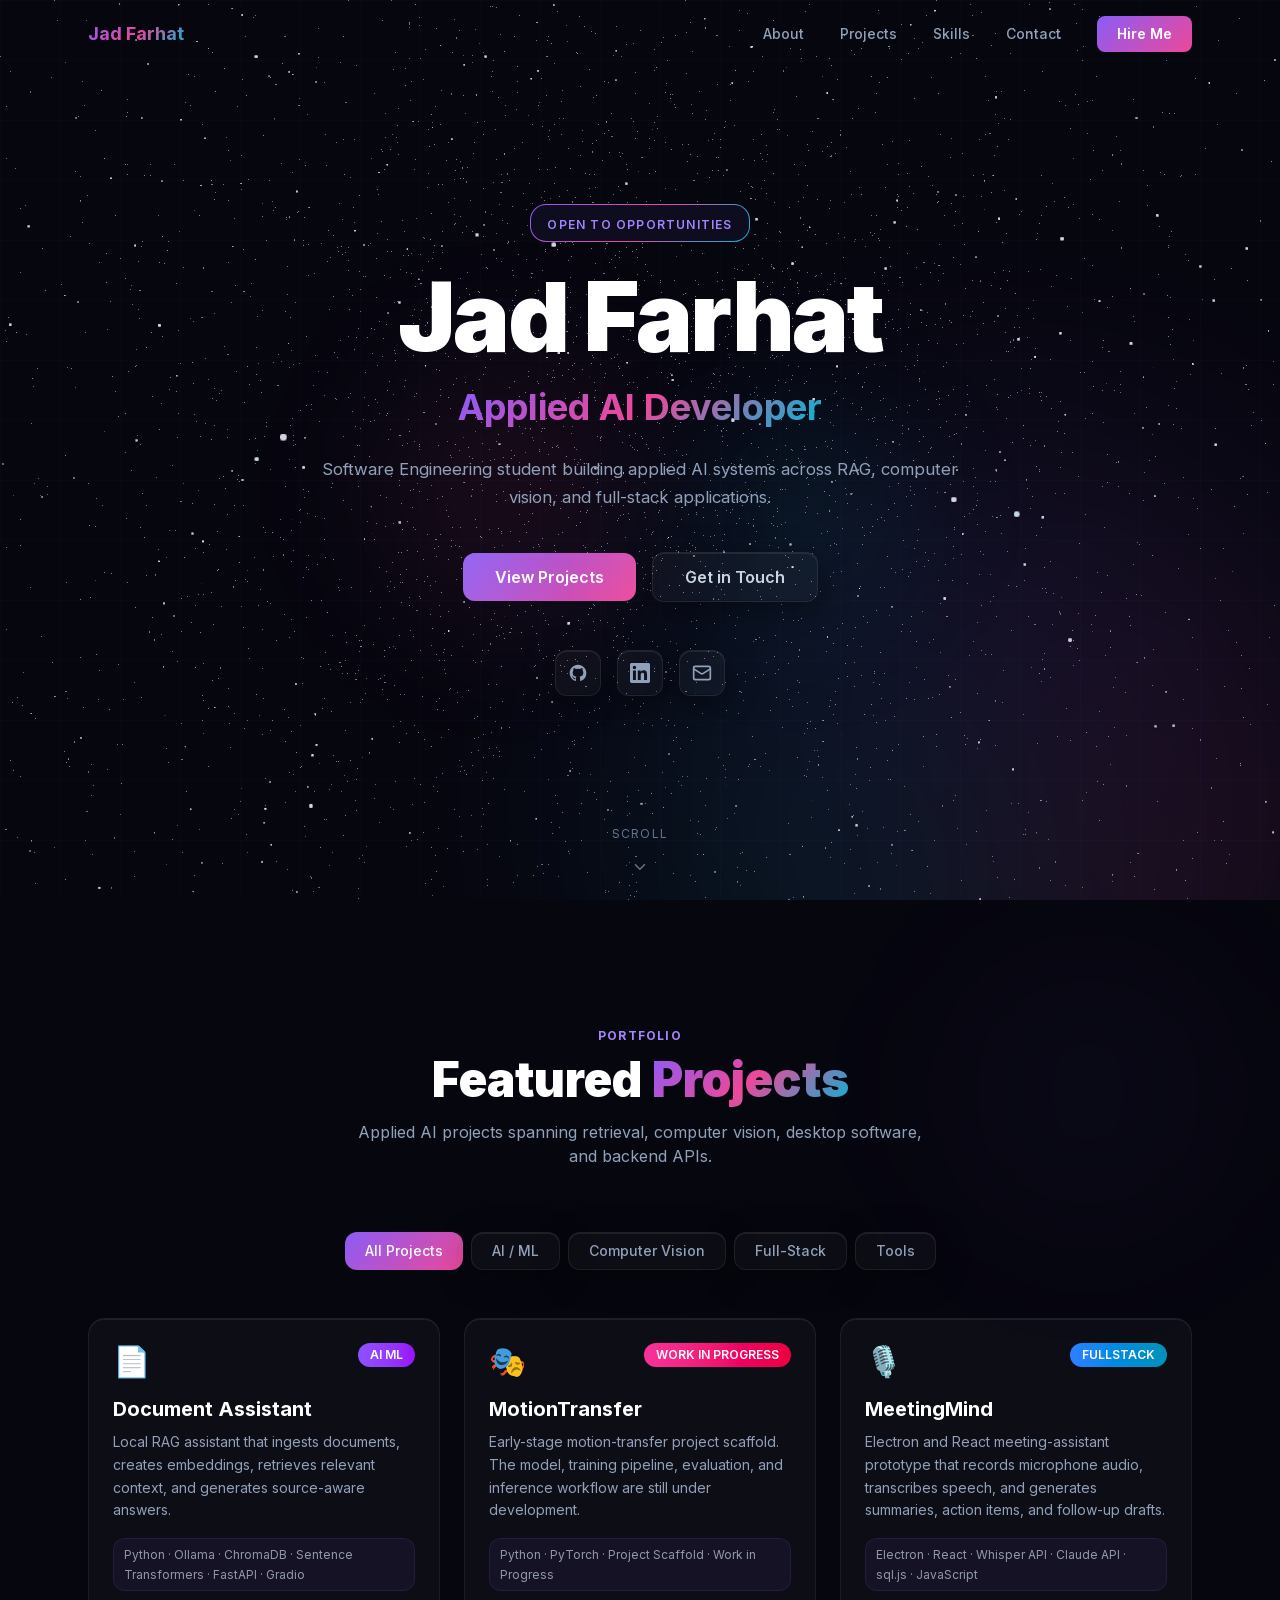
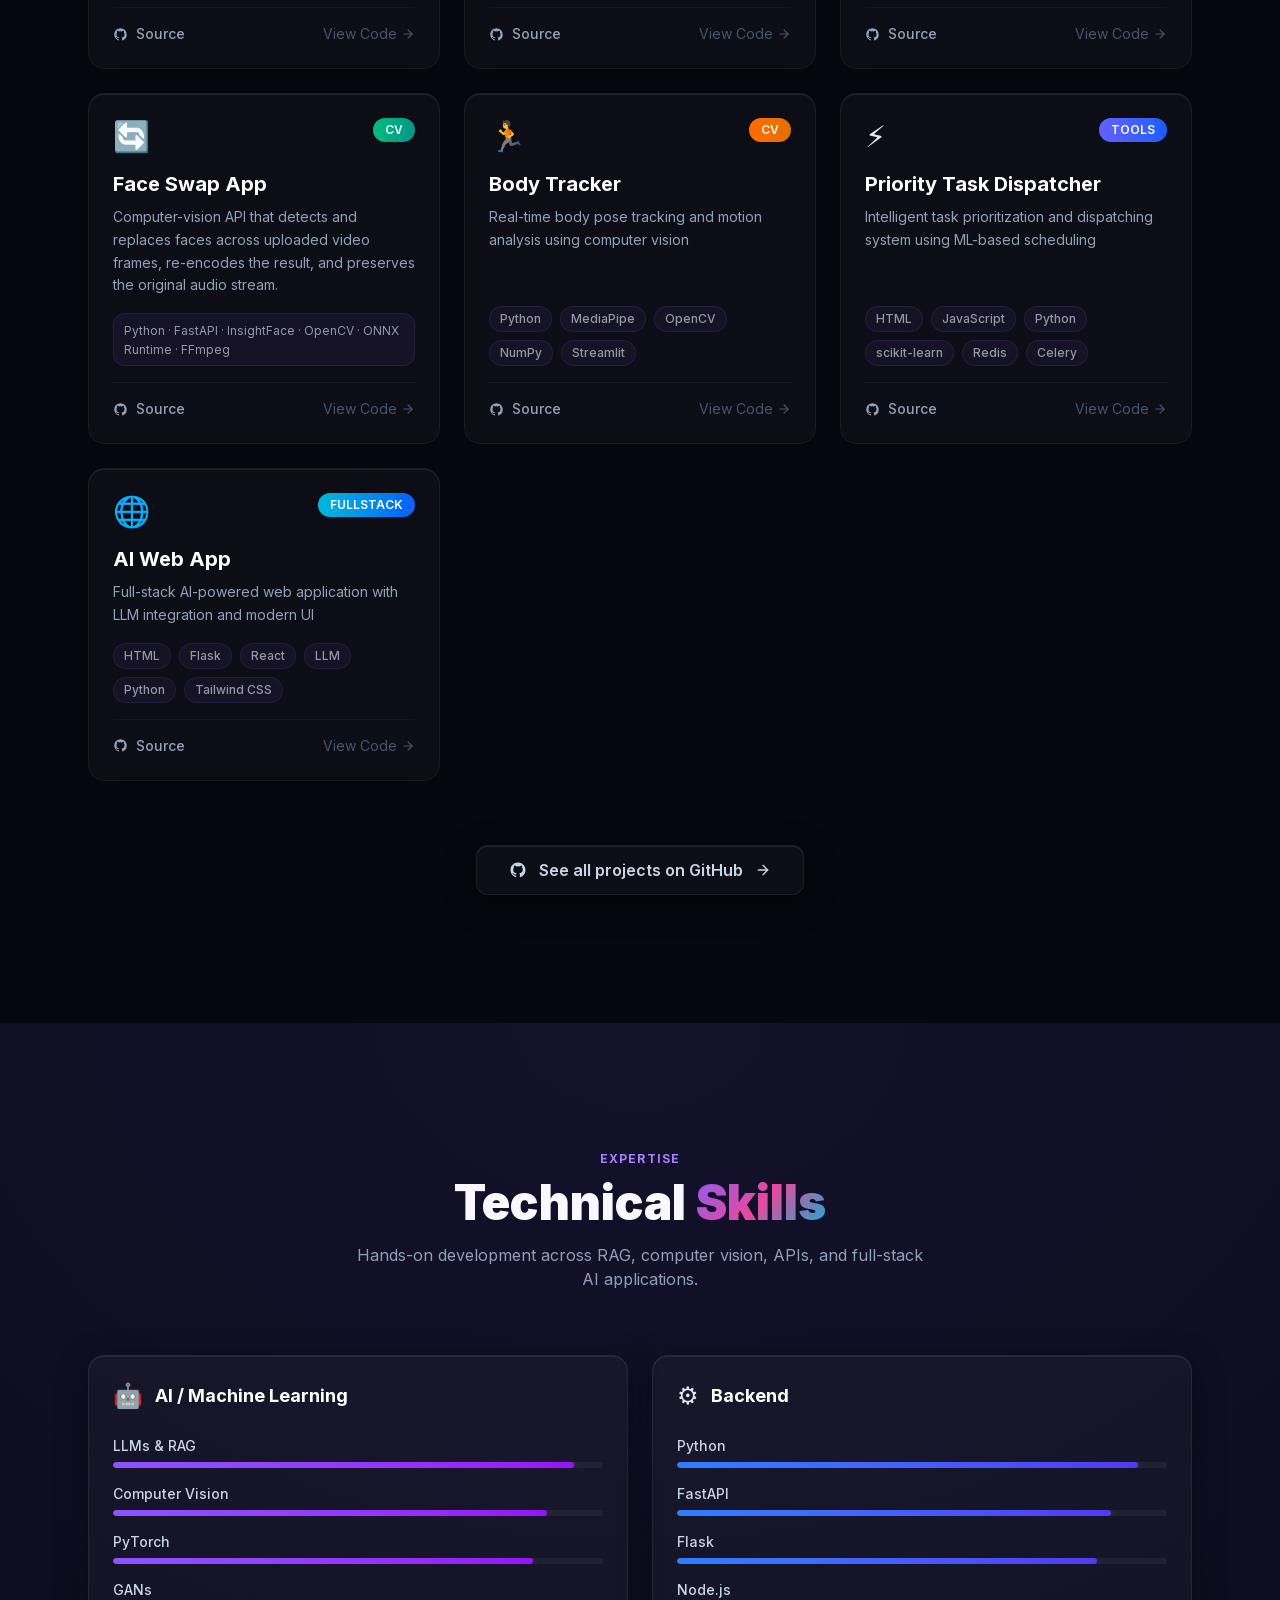
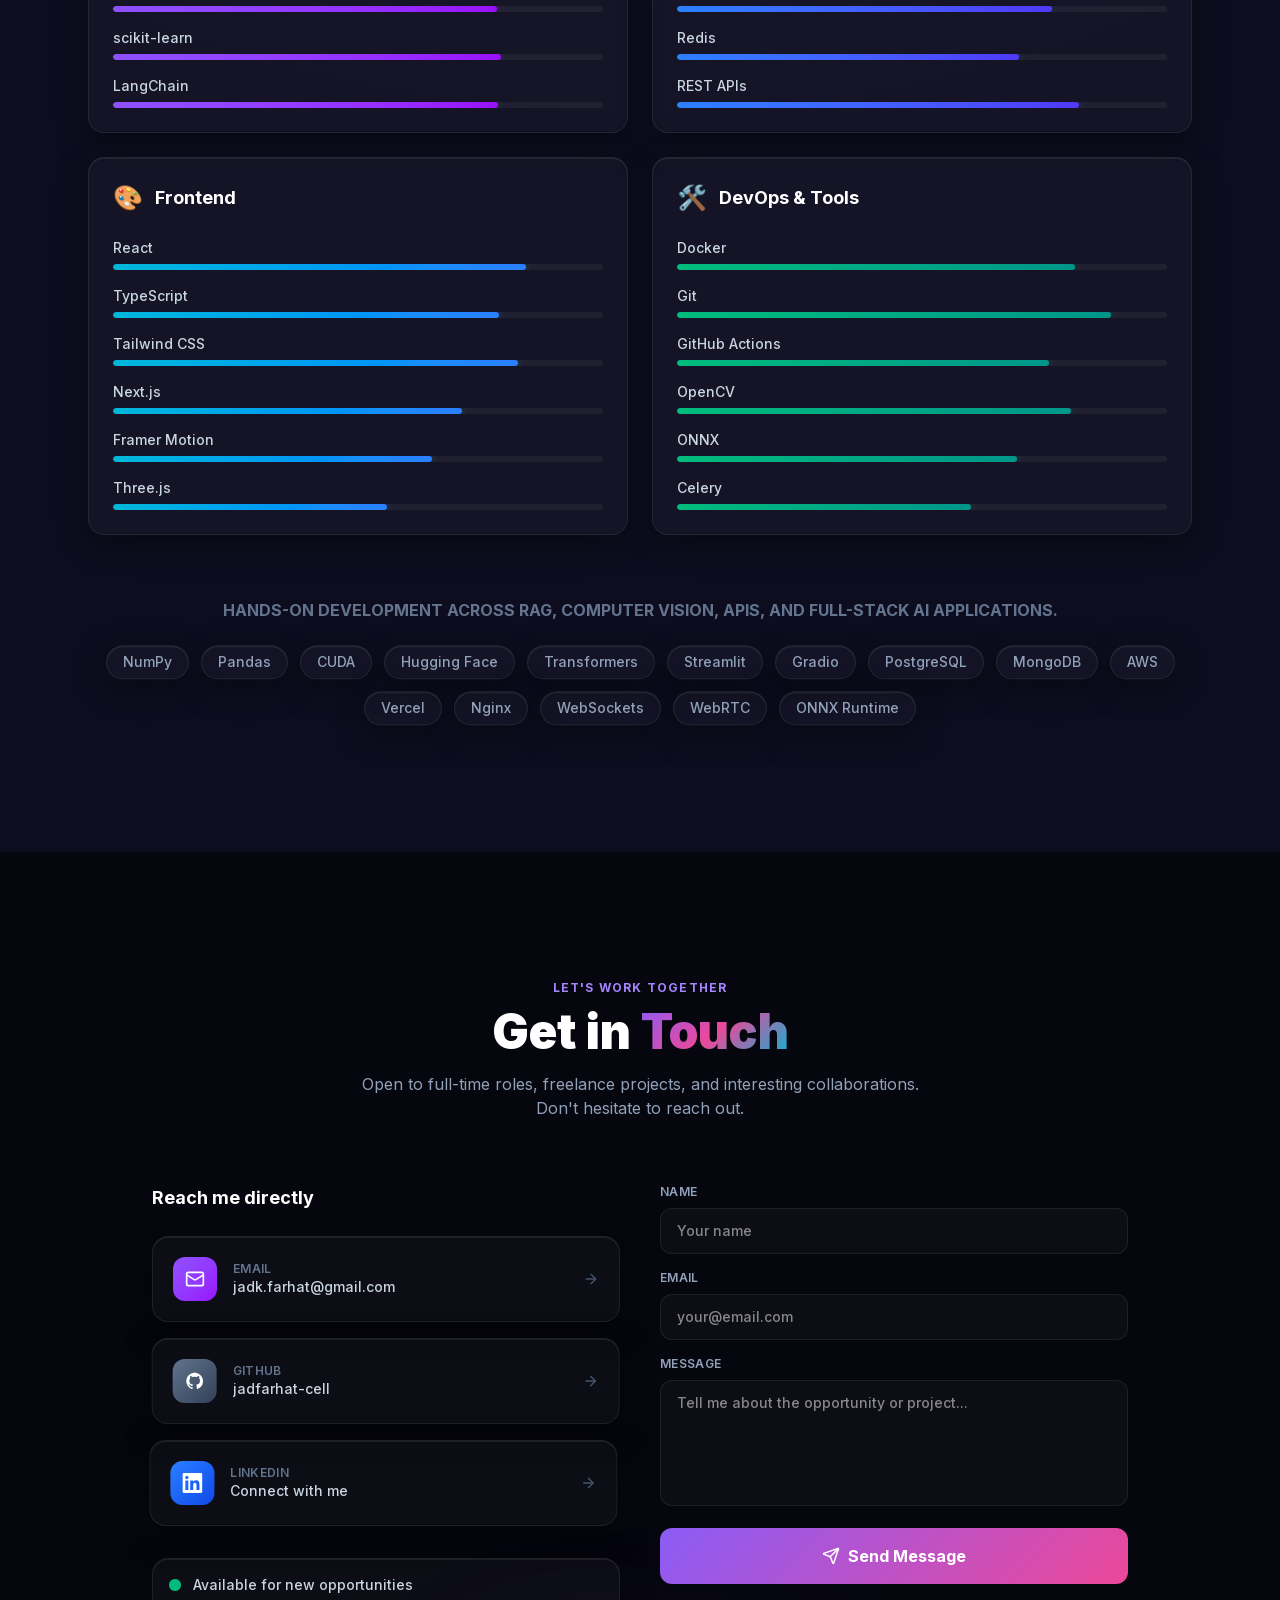
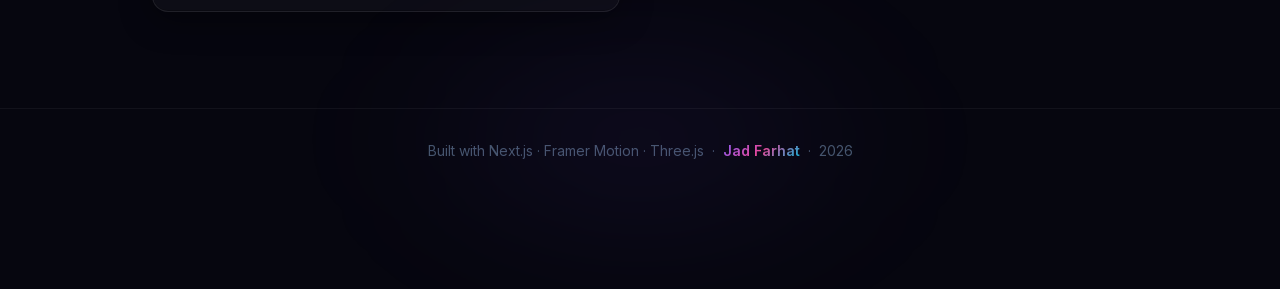
<file: index.html>
<!DOCTYPE html><html lang="en" class="inter_c15e96cb-module__0bjUvq__variable"><head><meta charSet="utf-8"/><meta name="viewport" content="width=device-width, initial-scale=1"/><link rel="preload" href="/_next/static/media/83afe278b6a6bb3c-s.p.0q-301v4kxxnr.woff2" as="font" crossorigin="" type="font/woff2"/><link rel="stylesheet" href="/_next/static/chunks/0yeudqsk4m4ib.css" data-precedence="next"/><link rel="preload" as="script" fetchPriority="low" href="/_next/static/chunks/0fpki3y6aj230.js"/><script src="/_next/static/chunks/0ie~z4v0mtx0d.js" async=""></script><script src="/_next/static/chunks/0n~dq4kpx9xxx.js" async=""></script><script src="/_next/static/chunks/turbopack-08ur5-6b~3fn..js" async=""></script><script src="/_next/static/chunks/0dbhjjzl8qfwv.js" async=""></script><script src="/_next/static/chunks/0gyu5c_5v2.sm.js" async=""></script><script src="/_next/static/chunks/148p1jgasr19w.js" async=""></script><meta name="next-size-adjust" content=""/><title>Jad Farhat — AI Engineer</title><meta name="description" content="Portfolio of Jad Farhat, an AI Engineer specializing in machine learning, computer vision, and full-stack AI applications."/><meta name="author" content="Jad Farhat"/><meta name="keywords" content="AI Engineer,Machine Learning,Computer Vision,Python,React,LLM,RAG"/><meta property="og:title" content="Jad Farhat — AI Engineer"/><meta property="og:description" content="Building intelligent systems at the intersection of ML, computer vision, and real-world applications."/><meta property="og:type" content="website"/><meta name="twitter:card" content="summary"/><meta name="twitter:title" content="Jad Farhat — AI Engineer"/><meta name="twitter:description" content="Building intelligent systems at the intersection of ML, computer vision, and real-world applications."/><link rel="icon" href="/favicon.ico?favicon.0x3dzn~oxb6tn.ico" sizes="256x256" type="image/x-icon"/><script src="/_next/static/chunks/03~yq9q893hmn.js" noModule=""></script></head><body style="font-family:var(--font-inter), system-ui, sans-serif"><div hidden=""><!--$--><!--/$--></div><main><nav class="fixed top-0 left-0 right-0 z-50 transition-all duration-500 bg-transparent" style="opacity:0;transform:translateY(-80px)"><div class="max-w-6xl mx-auto px-6 py-4 flex items-center justify-between"><a href="#" class="text-lg font-bold gradient-text" tabindex="0">Jad Farhat</a><div class="hidden md:flex items-center gap-1"><a href="#about" class="relative px-4 py-2 text-sm font-medium rounded-lg transition-colors text-slate-400 hover:text-white">About</a><a href="#projects" class="relative px-4 py-2 text-sm font-medium rounded-lg transition-colors text-slate-400 hover:text-white">Projects</a><a href="#skills" class="relative px-4 py-2 text-sm font-medium rounded-lg transition-colors text-slate-400 hover:text-white">Skills</a><a href="#contact" class="relative px-4 py-2 text-sm font-medium rounded-lg transition-colors text-slate-400 hover:text-white">Contact</a><a href="#contact" class="ml-4 px-5 py-2 text-sm font-semibold rounded-lg text-white" tabindex="0" style="background:linear-gradient(135deg, #8b5cf6, #ec4899)">Hire Me</a></div><button class="md:hidden p-2 rounded-lg text-slate-400" aria-label="Toggle menu" tabindex="0"><div class="w-5 h-4 flex flex-col justify-between"><span class="block h-0.5 bg-current rounded-full origin-center"></span><span class="block h-0.5 bg-current rounded-full"></span><span class="block h-0.5 bg-current rounded-full origin-center"></span></div></button></div></nav><section id="about" class="relative min-h-screen flex items-center justify-center overflow-hidden" style="background:var(--bg)"><div class="aurora-blob"></div><div class="absolute top-1/3 left-1/4 w-96 h-96 rounded-full pointer-events-none" style="background:radial-gradient(circle, rgba(236,72,153,0.12) 0%, transparent 70%);filter:blur(60px);animation:float 8s ease-in-out infinite"></div><div class="absolute bottom-1/4 right-1/4 w-80 h-80 rounded-full pointer-events-none" style="background:radial-gradient(circle, rgba(6,182,212,0.1) 0%, transparent 70%);filter:blur(60px);animation:float 10s ease-in-out infinite 2s"></div><!--$!--><template data-dgst="BAILOUT_TO_CLIENT_SIDE_RENDERING"></template><!--/$--><div class="absolute inset-0 pointer-events-none" style="background-image:linear-gradient(rgba(139,92,246,0.03) 1px, transparent 1px),
            linear-gradient(90deg, rgba(139,92,246,0.03) 1px, transparent 1px);background-size:60px 60px"></div><div class="relative z-10 text-center max-w-4xl mx-auto px-6"><div class="flex justify-center mb-6" style="opacity:0;transform:translateY(30px)"><div class="gradient-border-wrap"><div class="gradient-border-inner px-4 py-1.5"><span class="text-xs font-semibold tracking-widest text-violet-400 uppercase">Open to Opportunities</span></div></div></div><h1 class="text-5xl md:text-7xl lg:text-8xl font-black tracking-tight text-white mb-4" style="line-height:1.05;opacity:0;transform:translateY(30px)">Jad Farhat</h1><div class="text-2xl md:text-4xl font-bold mb-6 h-12 flex items-center justify-center" style="opacity:0;transform:translateY(30px)"><span class="gradient-text"><span class="cursor-blink"></span></span></div><p class="text-base md:text-lg text-slate-400 max-w-2xl mx-auto leading-relaxed mb-10" style="opacity:0;transform:translateY(30px)">Building intelligent systems at the intersection of<!-- --> <span class="text-violet-400 font-medium">machine learning</span>,<!-- --> <span class="text-pink-400 font-medium">computer vision</span>, and<!-- --> <span class="text-cyan-400 font-medium">real-world applications</span>.</p><div class="flex flex-wrap items-center justify-center gap-4 mb-12" style="opacity:0;transform:translateY(30px)"><a href="#projects" class="px-8 py-3 rounded-xl font-semibold text-white relative overflow-hidden" tabindex="0" style="background:linear-gradient(135deg, #8b5cf6, #ec4899)"><span class="relative z-10">View Projects</span><div class="absolute inset-0" style="background:linear-gradient(90deg, transparent, rgba(255,255,255,0.1), transparent);background-size:200% 100%"></div></a><a href="#contact" class="px-8 py-3 rounded-xl font-semibold text-slate-300 glass hover:text-white" tabindex="0">Get in Touch</a></div><div class="flex justify-center gap-4" style="opacity:0;transform:translateY(30px)"><a href="https://github.com/jadfarhat-cell" aria-label="GitHub" target="_blank" rel="noopener noreferrer" class="p-3 rounded-xl glass text-slate-400 hover:text-white" tabindex="0"><svg width="20" height="20" viewBox="0 0 24 24" fill="currentColor"><path d="M12 2C6.477 2 2 6.484 2 12.017c0 4.425 2.865 8.18 6.839 9.504.5.092.682-.217.682-.483 0-.237-.008-.868-.013-1.703-2.782.605-3.369-1.343-3.369-1.343-.454-1.158-1.11-1.466-1.11-1.466-.908-.62.069-.608.069-.608 1.003.07 1.531 1.032 1.531 1.032.892 1.53 2.341 1.088 2.91.832.092-.647.35-1.088.636-1.338-2.22-.253-4.555-1.113-4.555-4.951 0-1.093.39-1.988 1.029-2.688-.103-.253-.446-1.272.098-2.65 0 0 .84-.27 2.75 1.026A9.564 9.564 0 0 1 12 6.844a9.59 9.59 0 0 1 2.504.337c1.909-1.296 2.747-1.027 2.747-1.027.546 1.379.202 2.398.1 2.651.64.7 1.028 1.595 1.028 2.688 0 3.848-2.339 4.695-4.566 4.943.359.309.678.92.678 1.855 0 1.338-.012 2.419-.012 2.747 0 .268.18.58.688.482A10.019 10.019 0 0 0 22 12.017C22 6.484 17.522 2 12 2Z"></path></svg></a><a href="https://www.linkedin.com/in/jafarhat/" aria-label="LinkedIn" target="_blank" rel="noopener noreferrer" class="p-3 rounded-xl glass text-slate-400 hover:text-white" tabindex="0"><svg width="20" height="20" viewBox="0 0 24 24" fill="currentColor"><path d="M20.447 20.452h-3.554v-5.569c0-1.328-.027-3.037-1.852-3.037-1.853 0-2.136 1.445-2.136 2.939v5.667H9.351V9h3.414v1.561h.046c.477-.9 1.637-1.85 3.37-1.85 3.601 0 4.267 2.37 4.267 5.455v6.286zM5.337 7.433a2.062 2.062 0 0 1-2.063-2.065 2.064 2.064 0 1 1 2.063 2.065zm1.782 13.019H3.555V9h3.564v11.452zM22.225 0H1.771C.792 0 0 .774 0 1.729v20.542C0 23.227.792 24 1.771 24h20.451C23.2 24 24 23.227 24 22.271V1.729C24 .774 23.2 0 22.222 0h.003z"></path></svg></a><a href="mailto:jadk.farhat@gmail.com" aria-label="Email" target="_blank" rel="noopener noreferrer" class="p-3 rounded-xl glass text-slate-400 hover:text-white" tabindex="0"><svg xmlns="http://www.w3.org/2000/svg" width="20" height="20" viewBox="0 0 24 24" fill="none" stroke="currentColor" stroke-width="2" stroke-linecap="round" stroke-linejoin="round" class="lucide lucide-mail" aria-hidden="true"><path d="m22 7-8.991 5.727a2 2 0 0 1-2.009 0L2 7"></path><rect x="2" y="4" width="20" height="16" rx="2"></rect></svg></a></div></div><div class="absolute bottom-8 left-1/2 -translate-x-1/2 flex flex-col items-center gap-2 text-slate-500" style="opacity:0"><span class="text-xs tracking-widest uppercase">Scroll</span><div><svg xmlns="http://www.w3.org/2000/svg" width="18" height="18" viewBox="0 0 24 24" fill="none" stroke="currentColor" stroke-width="2" stroke-linecap="round" stroke-linejoin="round" class="lucide lucide-chevron-down" aria-hidden="true"><path d="m6 9 6 6 6-6"></path></svg></div></div></section><section id="projects" class="relative py-32 overflow-hidden" style="background:var(--bg)"><div class="absolute top-0 right-0 w-96 h-96 rounded-full pointer-events-none" style="background:radial-gradient(circle, rgba(139,92,246,0.06) 0%, transparent 70%);filter:blur(80px)"></div><div class="max-w-6xl mx-auto px-6"><div class="text-center mb-16" style="opacity:0;transform:translateY(30px)"><span class="text-xs font-bold tracking-widest text-violet-400 uppercase mb-3 block">Portfolio</span><h2 class="text-4xl md:text-5xl font-black text-white mb-4">Featured<!-- --> <span class="gradient-text">Projects</span></h2><p class="text-slate-400 max-w-xl mx-auto">A collection of AI systems, computer vision applications, and full-stack tools built from the ground up.</p></div><div class="flex flex-wrap justify-center gap-2 mb-12" style="opacity:0;transform:translateY(20px)"><button class="px-5 py-2 rounded-xl text-sm font-medium transition-all text-white" tabindex="0" style="background:linear-gradient(135deg, #8b5cf6, #ec4899)">All Projects</button><button class="px-5 py-2 rounded-xl text-sm font-medium transition-all text-slate-400 hover:text-white glass" tabindex="0">AI / ML</button><button class="px-5 py-2 rounded-xl text-sm font-medium transition-all text-slate-400 hover:text-white glass" tabindex="0">Computer Vision</button><button class="px-5 py-2 rounded-xl text-sm font-medium transition-all text-slate-400 hover:text-white glass" tabindex="0">Full-Stack</button><button class="px-5 py-2 rounded-xl text-sm font-medium transition-all text-slate-400 hover:text-white glass" tabindex="0">Tools</button></div><div class="grid grid-cols-1 md:grid-cols-2 lg:grid-cols-3 gap-6"><div class="relative group rounded-2xl overflow-hidden cursor-pointer" style="opacity:0;transform:translateY(40px) scale(0.96)"><div class="absolute inset-0 rounded-2xl opacity-0 group-hover:opacity-100 transition-opacity duration-300" style="background:linear-gradient(135deg, #8b5cf6, transparent);padding:1px"></div><div class="relative glass rounded-2xl p-6 h-full flex flex-col"><div class="absolute inset-0 rounded-2xl pointer-events-none"></div><div class="flex items-start justify-between mb-4"><span class="text-3xl">📄</span><span class="text-xs font-semibold px-3 py-1 rounded-full bg-gradient-to-r from-violet-500 to-purple-600 bg-opacity-20 text-white">AI ML</span></div><h3 class="text-xl font-bold text-white mb-2 group-hover:text-violet-300 transition-colors">Document Assistant</h3><p class="text-slate-400 text-sm leading-relaxed mb-4 flex-1"><span style="opacity:0">Intelligent document Q&amp;A assistant using RAG — chat with your PDFs and docs</span></p><div class="flex flex-wrap gap-2 mb-4"><span class="text-xs px-2.5 py-1 rounded-full text-slate-300 font-medium" style="background:rgba(139,92,246,0.1);border:1px solid rgba(139,92,246,0.2);opacity:0;transform:translateX(-10px)">Python</span><span class="text-xs px-2.5 py-1 rounded-full text-slate-300 font-medium" style="background:rgba(139,92,246,0.1);border:1px solid rgba(139,92,246,0.2);opacity:0;transform:translateX(-10px)">LangChain</span><span class="text-xs px-2.5 py-1 rounded-full text-slate-300 font-medium" style="background:rgba(139,92,246,0.1);border:1px solid rgba(139,92,246,0.2);opacity:0;transform:translateX(-10px)">RAG</span><span class="text-xs px-2.5 py-1 rounded-full text-slate-300 font-medium" style="background:rgba(139,92,246,0.1);border:1px solid rgba(139,92,246,0.2);opacity:0;transform:translateX(-10px)">FAISS</span><span class="text-xs px-2.5 py-1 rounded-full text-slate-300 font-medium" style="background:rgba(139,92,246,0.1);border:1px solid rgba(139,92,246,0.2);opacity:0;transform:translateX(-10px)">OpenAI</span><span class="text-xs px-2.5 py-1 rounded-full text-slate-300 font-medium" style="background:rgba(139,92,246,0.1);border:1px solid rgba(139,92,246,0.2);opacity:0;transform:translateX(-10px)">FastAPI</span></div><div class="flex items-center gap-3 pt-4 border-t border-white/5"><a href="https://github.com/jadfarhat-cell/document-assistant" target="_blank" rel="noopener noreferrer" class="flex items-center gap-2 text-sm text-slate-400 hover:text-white font-medium"><svg width="15" height="15" viewBox="0 0 24 24" fill="currentColor"><path d="M12 2C6.477 2 2 6.484 2 12.017c0 4.425 2.865 8.18 6.839 9.504.5.092.682-.217.682-.483 0-.237-.008-.868-.013-1.703-2.782.605-3.369-1.343-3.369-1.343-.454-1.158-1.11-1.466-1.11-1.466-.908-.62.069-.608.069-.608 1.003.07 1.531 1.032 1.531 1.032.892 1.53 2.341 1.088 2.91.832.092-.647.35-1.088.636-1.338-2.22-.253-4.555-1.113-4.555-4.951 0-1.093.39-1.988 1.029-2.688-.103-.253-.446-1.272.098-2.65 0 0 .84-.27 2.75 1.026A9.564 9.564 0 0 1 12 6.844a9.59 9.59 0 0 1 2.504.337c1.909-1.296 2.747-1.027 2.747-1.027.546 1.379.202 2.398.1 2.651.64.7 1.028 1.595 1.028 2.688 0 3.848-2.339 4.695-4.566 4.943.359.309.678.92.678 1.855 0 1.338-.012 2.419-.012 2.747 0 .268.18.58.688.482A10.019 10.019 0 0 0 22 12.017C22 6.484 17.522 2 12 2Z"></path></svg>Source</a><span class="ml-auto flex items-center gap-1 text-sm text-slate-600">View Code<svg xmlns="http://www.w3.org/2000/svg" width="14" height="14" viewBox="0 0 24 24" fill="none" stroke="currentColor" stroke-width="2" stroke-linecap="round" stroke-linejoin="round" class="lucide lucide-arrow-right" aria-hidden="true"><path d="M5 12h14"></path><path d="m12 5 7 7-7 7"></path></svg></span></div></div></div><div class="relative group rounded-2xl overflow-hidden cursor-pointer" style="opacity:0;transform:translateY(40px) scale(0.96)"><div class="absolute inset-0 rounded-2xl opacity-0 group-hover:opacity-100 transition-opacity duration-300" style="background:linear-gradient(135deg, #ec4899, transparent);padding:1px"></div><div class="relative glass rounded-2xl p-6 h-full flex flex-col"><div class="absolute inset-0 rounded-2xl pointer-events-none"></div><div class="flex items-start justify-between mb-4"><span class="text-3xl">🎭</span><span class="text-xs font-semibold px-3 py-1 rounded-full bg-gradient-to-r from-pink-500 to-rose-600 bg-opacity-20 text-white">CV</span></div><h3 class="text-xl font-bold text-white mb-2 group-hover:text-violet-300 transition-colors">MotionTransfer</h3><p class="text-slate-400 text-sm leading-relaxed mb-4 flex-1"><span style="opacity:0">AI-based motion transfer between video sources using pose estimation and GANs</span></p><div class="flex flex-wrap gap-2 mb-4"><span class="text-xs px-2.5 py-1 rounded-full text-slate-300 font-medium" style="background:rgba(139,92,246,0.1);border:1px solid rgba(139,92,246,0.2);opacity:0;transform:translateX(-10px)">Python</span><span class="text-xs px-2.5 py-1 rounded-full text-slate-300 font-medium" style="background:rgba(139,92,246,0.1);border:1px solid rgba(139,92,246,0.2);opacity:0;transform:translateX(-10px)">PyTorch</span><span class="text-xs px-2.5 py-1 rounded-full text-slate-300 font-medium" style="background:rgba(139,92,246,0.1);border:1px solid rgba(139,92,246,0.2);opacity:0;transform:translateX(-10px)">GANs</span><span class="text-xs px-2.5 py-1 rounded-full text-slate-300 font-medium" style="background:rgba(139,92,246,0.1);border:1px solid rgba(139,92,246,0.2);opacity:0;transform:translateX(-10px)">OpenPose</span><span class="text-xs px-2.5 py-1 rounded-full text-slate-300 font-medium" style="background:rgba(139,92,246,0.1);border:1px solid rgba(139,92,246,0.2);opacity:0;transform:translateX(-10px)">Computer Vision</span><span class="text-xs px-2.5 py-1 rounded-full text-slate-300 font-medium" style="background:rgba(139,92,246,0.1);border:1px solid rgba(139,92,246,0.2);opacity:0;transform:translateX(-10px)">FFmpeg</span></div><div class="flex items-center gap-3 pt-4 border-t border-white/5"><a href="https://github.com/jadfarhat-cell/motiontransfer" target="_blank" rel="noopener noreferrer" class="flex items-center gap-2 text-sm text-slate-400 hover:text-white font-medium"><svg width="15" height="15" viewBox="0 0 24 24" fill="currentColor"><path d="M12 2C6.477 2 2 6.484 2 12.017c0 4.425 2.865 8.18 6.839 9.504.5.092.682-.217.682-.483 0-.237-.008-.868-.013-1.703-2.782.605-3.369-1.343-3.369-1.343-.454-1.158-1.11-1.466-1.11-1.466-.908-.62.069-.608.069-.608 1.003.07 1.531 1.032 1.531 1.032.892 1.53 2.341 1.088 2.91.832.092-.647.35-1.088.636-1.338-2.22-.253-4.555-1.113-4.555-4.951 0-1.093.39-1.988 1.029-2.688-.103-.253-.446-1.272.098-2.65 0 0 .84-.27 2.75 1.026A9.564 9.564 0 0 1 12 6.844a9.59 9.59 0 0 1 2.504.337c1.909-1.296 2.747-1.027 2.747-1.027.546 1.379.202 2.398.1 2.651.64.7 1.028 1.595 1.028 2.688 0 3.848-2.339 4.695-4.566 4.943.359.309.678.92.678 1.855 0 1.338-.012 2.419-.012 2.747 0 .268.18.58.688.482A10.019 10.019 0 0 0 22 12.017C22 6.484 17.522 2 12 2Z"></path></svg>Source</a><span class="ml-auto flex items-center gap-1 text-sm text-slate-600">View Code<svg xmlns="http://www.w3.org/2000/svg" width="14" height="14" viewBox="0 0 24 24" fill="none" stroke="currentColor" stroke-width="2" stroke-linecap="round" stroke-linejoin="round" class="lucide lucide-arrow-right" aria-hidden="true"><path d="M5 12h14"></path><path d="m12 5 7 7-7 7"></path></svg></span></div></div></div><div class="relative group rounded-2xl overflow-hidden cursor-pointer" style="opacity:0;transform:translateY(40px) scale(0.96)"><div class="absolute inset-0 rounded-2xl opacity-0 group-hover:opacity-100 transition-opacity duration-300" style="background:linear-gradient(135deg, #3b82f6, transparent);padding:1px"></div><div class="relative glass rounded-2xl p-6 h-full flex flex-col"><div class="absolute inset-0 rounded-2xl pointer-events-none"></div><div class="flex items-start justify-between mb-4"><span class="text-3xl">🎙️</span><span class="text-xs font-semibold px-3 py-1 rounded-full bg-gradient-to-r from-blue-500 to-cyan-600 bg-opacity-20 text-white">FULLSTACK</span></div><h3 class="text-xl font-bold text-white mb-2 group-hover:text-violet-300 transition-colors">MeetingMind</h3><p class="text-slate-400 text-sm leading-relaxed mb-4 flex-1"><span style="opacity:0">AI-powered meeting transcription, summarization, and action item extraction tool</span></p><div class="flex flex-wrap gap-2 mb-4"><span class="text-xs px-2.5 py-1 rounded-full text-slate-300 font-medium" style="background:rgba(139,92,246,0.1);border:1px solid rgba(139,92,246,0.2);opacity:0;transform:translateX(-10px)">JavaScript</span><span class="text-xs px-2.5 py-1 rounded-full text-slate-300 font-medium" style="background:rgba(139,92,246,0.1);border:1px solid rgba(139,92,246,0.2);opacity:0;transform:translateX(-10px)">React</span><span class="text-xs px-2.5 py-1 rounded-full text-slate-300 font-medium" style="background:rgba(139,92,246,0.1);border:1px solid rgba(139,92,246,0.2);opacity:0;transform:translateX(-10px)">Whisper</span><span class="text-xs px-2.5 py-1 rounded-full text-slate-300 font-medium" style="background:rgba(139,92,246,0.1);border:1px solid rgba(139,92,246,0.2);opacity:0;transform:translateX(-10px)">GPT-4</span><span class="text-xs px-2.5 py-1 rounded-full text-slate-300 font-medium" style="background:rgba(139,92,246,0.1);border:1px solid rgba(139,92,246,0.2);opacity:0;transform:translateX(-10px)">Node.js</span><span class="text-xs px-2.5 py-1 rounded-full text-slate-300 font-medium" style="background:rgba(139,92,246,0.1);border:1px solid rgba(139,92,246,0.2);opacity:0;transform:translateX(-10px)">WebSockets</span></div><div class="flex items-center gap-3 pt-4 border-t border-white/5"><a href="https://github.com/jadfarhat-cell/meetingmind" target="_blank" rel="noopener noreferrer" class="flex items-center gap-2 text-sm text-slate-400 hover:text-white font-medium"><svg width="15" height="15" viewBox="0 0 24 24" fill="currentColor"><path d="M12 2C6.477 2 2 6.484 2 12.017c0 4.425 2.865 8.18 6.839 9.504.5.092.682-.217.682-.483 0-.237-.008-.868-.013-1.703-2.782.605-3.369-1.343-3.369-1.343-.454-1.158-1.11-1.466-1.11-1.466-.908-.62.069-.608.069-.608 1.003.07 1.531 1.032 1.531 1.032.892 1.53 2.341 1.088 2.91.832.092-.647.35-1.088.636-1.338-2.22-.253-4.555-1.113-4.555-4.951 0-1.093.39-1.988 1.029-2.688-.103-.253-.446-1.272.098-2.65 0 0 .84-.27 2.75 1.026A9.564 9.564 0 0 1 12 6.844a9.59 9.59 0 0 1 2.504.337c1.909-1.296 2.747-1.027 2.747-1.027.546 1.379.202 2.398.1 2.651.64.7 1.028 1.595 1.028 2.688 0 3.848-2.339 4.695-4.566 4.943.359.309.678.92.678 1.855 0 1.338-.012 2.419-.012 2.747 0 .268.18.58.688.482A10.019 10.019 0 0 0 22 12.017C22 6.484 17.522 2 12 2Z"></path></svg>Source</a><span class="ml-auto flex items-center gap-1 text-sm text-slate-600">View Code<svg xmlns="http://www.w3.org/2000/svg" width="14" height="14" viewBox="0 0 24 24" fill="none" stroke="currentColor" stroke-width="2" stroke-linecap="round" stroke-linejoin="round" class="lucide lucide-arrow-right" aria-hidden="true"><path d="M5 12h14"></path><path d="m12 5 7 7-7 7"></path></svg></span></div></div></div><div class="relative group rounded-2xl overflow-hidden cursor-pointer" style="opacity:0;transform:translateY(40px) scale(0.96)"><div class="absolute inset-0 rounded-2xl opacity-0 group-hover:opacity-100 transition-opacity duration-300" style="background:linear-gradient(135deg, #10b981, transparent);padding:1px"></div><div class="relative glass rounded-2xl p-6 h-full flex flex-col"><div class="absolute inset-0 rounded-2xl pointer-events-none"></div><div class="flex items-start justify-between mb-4"><span class="text-3xl">🔄</span><span class="text-xs font-semibold px-3 py-1 rounded-full bg-gradient-to-r from-emerald-500 to-teal-600 bg-opacity-20 text-white">CV</span></div><h3 class="text-xl font-bold text-white mb-2 group-hover:text-violet-300 transition-colors">Face Swap App</h3><p class="text-slate-400 text-sm leading-relaxed mb-4 flex-1"><span style="opacity:0">Real-time AI face swapping application using deep learning and computer vision</span></p><div class="flex flex-wrap gap-2 mb-4"><span class="text-xs px-2.5 py-1 rounded-full text-slate-300 font-medium" style="background:rgba(139,92,246,0.1);border:1px solid rgba(139,92,246,0.2);opacity:0;transform:translateX(-10px)">JavaScript</span><span class="text-xs px-2.5 py-1 rounded-full text-slate-300 font-medium" style="background:rgba(139,92,246,0.1);border:1px solid rgba(139,92,246,0.2);opacity:0;transform:translateX(-10px)">ONNX</span><span class="text-xs px-2.5 py-1 rounded-full text-slate-300 font-medium" style="background:rgba(139,92,246,0.1);border:1px solid rgba(139,92,246,0.2);opacity:0;transform:translateX(-10px)">FastAPI</span><span class="text-xs px-2.5 py-1 rounded-full text-slate-300 font-medium" style="background:rgba(139,92,246,0.1);border:1px solid rgba(139,92,246,0.2);opacity:0;transform:translateX(-10px)">Python</span><span class="text-xs px-2.5 py-1 rounded-full text-slate-300 font-medium" style="background:rgba(139,92,246,0.1);border:1px solid rgba(139,92,246,0.2);opacity:0;transform:translateX(-10px)">OpenCV</span><span class="text-xs px-2.5 py-1 rounded-full text-slate-300 font-medium" style="background:rgba(139,92,246,0.1);border:1px solid rgba(139,92,246,0.2);opacity:0;transform:translateX(-10px)">MediaPipe</span></div><div class="flex items-center gap-3 pt-4 border-t border-white/5"><a href="https://github.com/jadfarhat-cell/face-swap-app" target="_blank" rel="noopener noreferrer" class="flex items-center gap-2 text-sm text-slate-400 hover:text-white font-medium"><svg width="15" height="15" viewBox="0 0 24 24" fill="currentColor"><path d="M12 2C6.477 2 2 6.484 2 12.017c0 4.425 2.865 8.18 6.839 9.504.5.092.682-.217.682-.483 0-.237-.008-.868-.013-1.703-2.782.605-3.369-1.343-3.369-1.343-.454-1.158-1.11-1.466-1.11-1.466-.908-.62.069-.608.069-.608 1.003.07 1.531 1.032 1.531 1.032.892 1.53 2.341 1.088 2.91.832.092-.647.35-1.088.636-1.338-2.22-.253-4.555-1.113-4.555-4.951 0-1.093.39-1.988 1.029-2.688-.103-.253-.446-1.272.098-2.65 0 0 .84-.27 2.75 1.026A9.564 9.564 0 0 1 12 6.844a9.59 9.59 0 0 1 2.504.337c1.909-1.296 2.747-1.027 2.747-1.027.546 1.379.202 2.398.1 2.651.64.7 1.028 1.595 1.028 2.688 0 3.848-2.339 4.695-4.566 4.943.359.309.678.92.678 1.855 0 1.338-.012 2.419-.012 2.747 0 .268.18.58.688.482A10.019 10.019 0 0 0 22 12.017C22 6.484 17.522 2 12 2Z"></path></svg>Source</a><span class="ml-auto flex items-center gap-1 text-sm text-slate-600">View Code<svg xmlns="http://www.w3.org/2000/svg" width="14" height="14" viewBox="0 0 24 24" fill="none" stroke="currentColor" stroke-width="2" stroke-linecap="round" stroke-linejoin="round" class="lucide lucide-arrow-right" aria-hidden="true"><path d="M5 12h14"></path><path d="m12 5 7 7-7 7"></path></svg></span></div></div></div><div class="relative group rounded-2xl overflow-hidden cursor-pointer" style="opacity:0;transform:translateY(40px) scale(0.96)"><div class="absolute inset-0 rounded-2xl opacity-0 group-hover:opacity-100 transition-opacity duration-300" style="background:linear-gradient(135deg, #f97316, transparent);padding:1px"></div><div class="relative glass rounded-2xl p-6 h-full flex flex-col"><div class="absolute inset-0 rounded-2xl pointer-events-none"></div><div class="flex items-start justify-between mb-4"><span class="text-3xl">🏃</span><span class="text-xs font-semibold px-3 py-1 rounded-full bg-gradient-to-r from-orange-500 to-amber-600 bg-opacity-20 text-white">CV</span></div><h3 class="text-xl font-bold text-white mb-2 group-hover:text-violet-300 transition-colors">Body Tracker</h3><p class="text-slate-400 text-sm leading-relaxed mb-4 flex-1"><span style="opacity:0">Real-time body pose tracking and motion analysis using computer vision</span></p><div class="flex flex-wrap gap-2 mb-4"><span class="text-xs px-2.5 py-1 rounded-full text-slate-300 font-medium" style="background:rgba(139,92,246,0.1);border:1px solid rgba(139,92,246,0.2);opacity:0;transform:translateX(-10px)">Python</span><span class="text-xs px-2.5 py-1 rounded-full text-slate-300 font-medium" style="background:rgba(139,92,246,0.1);border:1px solid rgba(139,92,246,0.2);opacity:0;transform:translateX(-10px)">MediaPipe</span><span class="text-xs px-2.5 py-1 rounded-full text-slate-300 font-medium" style="background:rgba(139,92,246,0.1);border:1px solid rgba(139,92,246,0.2);opacity:0;transform:translateX(-10px)">OpenCV</span><span class="text-xs px-2.5 py-1 rounded-full text-slate-300 font-medium" style="background:rgba(139,92,246,0.1);border:1px solid rgba(139,92,246,0.2);opacity:0;transform:translateX(-10px)">NumPy</span><span class="text-xs px-2.5 py-1 rounded-full text-slate-300 font-medium" style="background:rgba(139,92,246,0.1);border:1px solid rgba(139,92,246,0.2);opacity:0;transform:translateX(-10px)">Streamlit</span></div><div class="flex items-center gap-3 pt-4 border-t border-white/5"><a href="https://github.com/jadfarhat-cell/body-tracker" target="_blank" rel="noopener noreferrer" class="flex items-center gap-2 text-sm text-slate-400 hover:text-white font-medium"><svg width="15" height="15" viewBox="0 0 24 24" fill="currentColor"><path d="M12 2C6.477 2 2 6.484 2 12.017c0 4.425 2.865 8.18 6.839 9.504.5.092.682-.217.682-.483 0-.237-.008-.868-.013-1.703-2.782.605-3.369-1.343-3.369-1.343-.454-1.158-1.11-1.466-1.11-1.466-.908-.62.069-.608.069-.608 1.003.07 1.531 1.032 1.531 1.032.892 1.53 2.341 1.088 2.91.832.092-.647.35-1.088.636-1.338-2.22-.253-4.555-1.113-4.555-4.951 0-1.093.39-1.988 1.029-2.688-.103-.253-.446-1.272.098-2.65 0 0 .84-.27 2.75 1.026A9.564 9.564 0 0 1 12 6.844a9.59 9.59 0 0 1 2.504.337c1.909-1.296 2.747-1.027 2.747-1.027.546 1.379.202 2.398.1 2.651.64.7 1.028 1.595 1.028 2.688 0 3.848-2.339 4.695-4.566 4.943.359.309.678.92.678 1.855 0 1.338-.012 2.419-.012 2.747 0 .268.18.58.688.482A10.019 10.019 0 0 0 22 12.017C22 6.484 17.522 2 12 2Z"></path></svg>Source</a><span class="ml-auto flex items-center gap-1 text-sm text-slate-600">View Code<svg xmlns="http://www.w3.org/2000/svg" width="14" height="14" viewBox="0 0 24 24" fill="none" stroke="currentColor" stroke-width="2" stroke-linecap="round" stroke-linejoin="round" class="lucide lucide-arrow-right" aria-hidden="true"><path d="M5 12h14"></path><path d="m12 5 7 7-7 7"></path></svg></span></div></div></div><div class="relative group rounded-2xl overflow-hidden cursor-pointer" style="opacity:0;transform:translateY(40px) scale(0.96)"><div class="absolute inset-0 rounded-2xl opacity-0 group-hover:opacity-100 transition-opacity duration-300" style="background:linear-gradient(135deg, #3b82f6, transparent);padding:1px"></div><div class="relative glass rounded-2xl p-6 h-full flex flex-col"><div class="absolute inset-0 rounded-2xl pointer-events-none"></div><div class="flex items-start justify-between mb-4"><span class="text-3xl">⚡</span><span class="text-xs font-semibold px-3 py-1 rounded-full bg-gradient-to-r from-indigo-500 to-blue-600 bg-opacity-20 text-white">TOOLS</span></div><h3 class="text-xl font-bold text-white mb-2 group-hover:text-violet-300 transition-colors">Priority Task Dispatcher</h3><p class="text-slate-400 text-sm leading-relaxed mb-4 flex-1"><span style="opacity:0">Intelligent task prioritization and dispatching system using ML-based scheduling</span></p><div class="flex flex-wrap gap-2 mb-4"><span class="text-xs px-2.5 py-1 rounded-full text-slate-300 font-medium" style="background:rgba(139,92,246,0.1);border:1px solid rgba(139,92,246,0.2);opacity:0;transform:translateX(-10px)">HTML</span><span class="text-xs px-2.5 py-1 rounded-full text-slate-300 font-medium" style="background:rgba(139,92,246,0.1);border:1px solid rgba(139,92,246,0.2);opacity:0;transform:translateX(-10px)">JavaScript</span><span class="text-xs px-2.5 py-1 rounded-full text-slate-300 font-medium" style="background:rgba(139,92,246,0.1);border:1px solid rgba(139,92,246,0.2);opacity:0;transform:translateX(-10px)">Python</span><span class="text-xs px-2.5 py-1 rounded-full text-slate-300 font-medium" style="background:rgba(139,92,246,0.1);border:1px solid rgba(139,92,246,0.2);opacity:0;transform:translateX(-10px)">scikit-learn</span><span class="text-xs px-2.5 py-1 rounded-full text-slate-300 font-medium" style="background:rgba(139,92,246,0.1);border:1px solid rgba(139,92,246,0.2);opacity:0;transform:translateX(-10px)">Redis</span><span class="text-xs px-2.5 py-1 rounded-full text-slate-300 font-medium" style="background:rgba(139,92,246,0.1);border:1px solid rgba(139,92,246,0.2);opacity:0;transform:translateX(-10px)">Celery</span></div><div class="flex items-center gap-3 pt-4 border-t border-white/5"><a href="https://github.com/jadfarhat-cell/priority-task-dispatcher" target="_blank" rel="noopener noreferrer" class="flex items-center gap-2 text-sm text-slate-400 hover:text-white font-medium"><svg width="15" height="15" viewBox="0 0 24 24" fill="currentColor"><path d="M12 2C6.477 2 2 6.484 2 12.017c0 4.425 2.865 8.18 6.839 9.504.5.092.682-.217.682-.483 0-.237-.008-.868-.013-1.703-2.782.605-3.369-1.343-3.369-1.343-.454-1.158-1.11-1.466-1.11-1.466-.908-.62.069-.608.069-.608 1.003.07 1.531 1.032 1.531 1.032.892 1.53 2.341 1.088 2.91.832.092-.647.35-1.088.636-1.338-2.22-.253-4.555-1.113-4.555-4.951 0-1.093.39-1.988 1.029-2.688-.103-.253-.446-1.272.098-2.65 0 0 .84-.27 2.75 1.026A9.564 9.564 0 0 1 12 6.844a9.59 9.59 0 0 1 2.504.337c1.909-1.296 2.747-1.027 2.747-1.027.546 1.379.202 2.398.1 2.651.64.7 1.028 1.595 1.028 2.688 0 3.848-2.339 4.695-4.566 4.943.359.309.678.92.678 1.855 0 1.338-.012 2.419-.012 2.747 0 .268.18.58.688.482A10.019 10.019 0 0 0 22 12.017C22 6.484 17.522 2 12 2Z"></path></svg>Source</a><span class="ml-auto flex items-center gap-1 text-sm text-slate-600">View Code<svg xmlns="http://www.w3.org/2000/svg" width="14" height="14" viewBox="0 0 24 24" fill="none" stroke="currentColor" stroke-width="2" stroke-linecap="round" stroke-linejoin="round" class="lucide lucide-arrow-right" aria-hidden="true"><path d="M5 12h14"></path><path d="m12 5 7 7-7 7"></path></svg></span></div></div></div><div class="relative group rounded-2xl overflow-hidden cursor-pointer" style="opacity:0;transform:translateY(40px) scale(0.96)"><div class="absolute inset-0 rounded-2xl opacity-0 group-hover:opacity-100 transition-opacity duration-300" style="background:linear-gradient(135deg, #3b82f6, transparent);padding:1px"></div><div class="relative glass rounded-2xl p-6 h-full flex flex-col"><div class="absolute inset-0 rounded-2xl pointer-events-none"></div><div class="flex items-start justify-between mb-4"><span class="text-3xl">🌐</span><span class="text-xs font-semibold px-3 py-1 rounded-full bg-gradient-to-r from-cyan-500 to-blue-600 bg-opacity-20 text-white">FULLSTACK</span></div><h3 class="text-xl font-bold text-white mb-2 group-hover:text-violet-300 transition-colors">AI Web App</h3><p class="text-slate-400 text-sm leading-relaxed mb-4 flex-1"><span style="opacity:0">Full-stack AI-powered web application with LLM integration and modern UI</span></p><div class="flex flex-wrap gap-2 mb-4"><span class="text-xs px-2.5 py-1 rounded-full text-slate-300 font-medium" style="background:rgba(139,92,246,0.1);border:1px solid rgba(139,92,246,0.2);opacity:0;transform:translateX(-10px)">HTML</span><span class="text-xs px-2.5 py-1 rounded-full text-slate-300 font-medium" style="background:rgba(139,92,246,0.1);border:1px solid rgba(139,92,246,0.2);opacity:0;transform:translateX(-10px)">Flask</span><span class="text-xs px-2.5 py-1 rounded-full text-slate-300 font-medium" style="background:rgba(139,92,246,0.1);border:1px solid rgba(139,92,246,0.2);opacity:0;transform:translateX(-10px)">React</span><span class="text-xs px-2.5 py-1 rounded-full text-slate-300 font-medium" style="background:rgba(139,92,246,0.1);border:1px solid rgba(139,92,246,0.2);opacity:0;transform:translateX(-10px)">LLM</span><span class="text-xs px-2.5 py-1 rounded-full text-slate-300 font-medium" style="background:rgba(139,92,246,0.1);border:1px solid rgba(139,92,246,0.2);opacity:0;transform:translateX(-10px)">Python</span><span class="text-xs px-2.5 py-1 rounded-full text-slate-300 font-medium" style="background:rgba(139,92,246,0.1);border:1px solid rgba(139,92,246,0.2);opacity:0;transform:translateX(-10px)">Tailwind CSS</span></div><div class="flex items-center gap-3 pt-4 border-t border-white/5"><a href="https://github.com/jadfarhat-cell/ai-web-app" target="_blank" rel="noopener noreferrer" class="flex items-center gap-2 text-sm text-slate-400 hover:text-white font-medium"><svg width="15" height="15" viewBox="0 0 24 24" fill="currentColor"><path d="M12 2C6.477 2 2 6.484 2 12.017c0 4.425 2.865 8.18 6.839 9.504.5.092.682-.217.682-.483 0-.237-.008-.868-.013-1.703-2.782.605-3.369-1.343-3.369-1.343-.454-1.158-1.11-1.466-1.11-1.466-.908-.62.069-.608.069-.608 1.003.07 1.531 1.032 1.531 1.032.892 1.53 2.341 1.088 2.91.832.092-.647.35-1.088.636-1.338-2.22-.253-4.555-1.113-4.555-4.951 0-1.093.39-1.988 1.029-2.688-.103-.253-.446-1.272.098-2.65 0 0 .84-.27 2.75 1.026A9.564 9.564 0 0 1 12 6.844a9.59 9.59 0 0 1 2.504.337c1.909-1.296 2.747-1.027 2.747-1.027.546 1.379.202 2.398.1 2.651.64.7 1.028 1.595 1.028 2.688 0 3.848-2.339 4.695-4.566 4.943.359.309.678.92.678 1.855 0 1.338-.012 2.419-.012 2.747 0 .268.18.58.688.482A10.019 10.019 0 0 0 22 12.017C22 6.484 17.522 2 12 2Z"></path></svg>Source</a><span class="ml-auto flex items-center gap-1 text-sm text-slate-600">View Code<svg xmlns="http://www.w3.org/2000/svg" width="14" height="14" viewBox="0 0 24 24" fill="none" stroke="currentColor" stroke-width="2" stroke-linecap="round" stroke-linejoin="round" class="lucide lucide-arrow-right" aria-hidden="true"><path d="M5 12h14"></path><path d="m12 5 7 7-7 7"></path></svg></span></div></div></div></div><div class="text-center mt-16" style="opacity:0;transform:translateY(20px)"><a href="https://github.com/jadfarhat-cell" target="_blank" rel="noopener noreferrer" class="inline-flex items-center gap-3 px-8 py-3 rounded-xl font-semibold text-slate-300 glass hover:text-white" tabindex="0"><svg width="18" height="18" viewBox="0 0 24 24" fill="currentColor"><path d="M12 2C6.477 2 2 6.484 2 12.017c0 4.425 2.865 8.18 6.839 9.504.5.092.682-.217.682-.483 0-.237-.008-.868-.013-1.703-2.782.605-3.369-1.343-3.369-1.343-.454-1.158-1.11-1.466-1.11-1.466-.908-.62.069-.608.069-.608 1.003.07 1.531 1.032 1.531 1.032.892 1.53 2.341 1.088 2.91.832.092-.647.35-1.088.636-1.338-2.22-.253-4.555-1.113-4.555-4.951 0-1.093.39-1.988 1.029-2.688-.103-.253-.446-1.272.098-2.65 0 0 .84-.27 2.75 1.026A9.564 9.564 0 0 1 12 6.844a9.59 9.59 0 0 1 2.504.337c1.909-1.296 2.747-1.027 2.747-1.027.546 1.379.202 2.398.1 2.651.64.7 1.028 1.595 1.028 2.688 0 3.848-2.339 4.695-4.566 4.943.359.309.678.92.678 1.855 0 1.338-.012 2.419-.012 2.747 0 .268.18.58.688.482A10.019 10.019 0 0 0 22 12.017C22 6.484 17.522 2 12 2Z"></path></svg>See all projects on GitHub<svg xmlns="http://www.w3.org/2000/svg" width="16" height="16" viewBox="0 0 24 24" fill="none" stroke="currentColor" stroke-width="2" stroke-linecap="round" stroke-linejoin="round" class="lucide lucide-arrow-right" aria-hidden="true"><path d="M5 12h14"></path><path d="m12 5 7 7-7 7"></path></svg></a></div></div></section><section id="skills" class="relative py-32 overflow-hidden" style="background:var(--surface)"><div class="absolute inset-0 pointer-events-none" style="background-image:radial-gradient(ellipse 80% 50% at 50% 0%, rgba(139,92,246,0.06) 0%, transparent 100%)"></div><div class="max-w-6xl mx-auto px-6"><div class="text-center mb-16" style="opacity:0;transform:translateY(30px)"><span class="text-xs font-bold tracking-widest text-violet-400 uppercase mb-3 block">Expertise</span><h2 class="text-4xl md:text-5xl font-black text-white mb-4">Technical<!-- --> <span class="gradient-text">Skills</span></h2><p class="text-slate-400 max-w-xl mx-auto">Spanning the full AI development stack — from research to production.</p></div><div class="grid grid-cols-1 md:grid-cols-2 gap-6"><div class="glass rounded-2xl p-6 relative overflow-hidden group" style="opacity:0;transform:translateY(30px)"><div class="absolute inset-0 rounded-2xl pointer-events-none opacity-0 group-hover:opacity-100 transition-opacity duration-500" style="background:radial-gradient(circle at 50% 0%, rgba(139,92,246,0.12) 0%, transparent 70%)"></div><div class="flex items-center gap-3 mb-6"><span class="text-2xl">🤖</span><h3 class="text-lg font-bold text-white">AI / Machine Learning</h3></div><div class="space-y-4"><div class="group" style="opacity:0;transform:translateX(-20px)"><div class="flex justify-between items-center mb-1.5"><span class="text-sm font-medium text-slate-300 group-hover:text-white transition-colors">LLMs &amp; RAG</span><span class="text-xs font-bold text-slate-500 group-hover:text-violet-400 transition-colors" style="opacity:0">95<!-- -->%</span></div><div class="h-1.5 rounded-full overflow-hidden" style="background:rgba(255,255,255,0.05)"><div class="h-full rounded-full bg-gradient-to-r from-violet-500 to-purple-600" style="box-shadow:0 0 8px rgba(139,92,246,0.3);width:0px"></div></div></div><div class="group" style="opacity:0;transform:translateX(-20px)"><div class="flex justify-between items-center mb-1.5"><span class="text-sm font-medium text-slate-300 group-hover:text-white transition-colors">Computer Vision</span><span class="text-xs font-bold text-slate-500 group-hover:text-violet-400 transition-colors" style="opacity:0">90<!-- -->%</span></div><div class="h-1.5 rounded-full overflow-hidden" style="background:rgba(255,255,255,0.05)"><div class="h-full rounded-full bg-gradient-to-r from-violet-500 to-purple-600" style="box-shadow:0 0 8px rgba(139,92,246,0.3);width:0px"></div></div></div><div class="group" style="opacity:0;transform:translateX(-20px)"><div class="flex justify-between items-center mb-1.5"><span class="text-sm font-medium text-slate-300 group-hover:text-white transition-colors">PyTorch</span><span class="text-xs font-bold text-slate-500 group-hover:text-violet-400 transition-colors" style="opacity:0">88<!-- -->%</span></div><div class="h-1.5 rounded-full overflow-hidden" style="background:rgba(255,255,255,0.05)"><div class="h-full rounded-full bg-gradient-to-r from-violet-500 to-purple-600" style="box-shadow:0 0 8px rgba(139,92,246,0.3);width:0px"></div></div></div><div class="group" style="opacity:0;transform:translateX(-20px)"><div class="flex justify-between items-center mb-1.5"><span class="text-sm font-medium text-slate-300 group-hover:text-white transition-colors">GANs</span><span class="text-xs font-bold text-slate-500 group-hover:text-violet-400 transition-colors" style="opacity:0">82<!-- -->%</span></div><div class="h-1.5 rounded-full overflow-hidden" style="background:rgba(255,255,255,0.05)"><div class="h-full rounded-full bg-gradient-to-r from-violet-500 to-purple-600" style="box-shadow:0 0 8px rgba(139,92,246,0.3);width:0px"></div></div></div><div class="group" style="opacity:0;transform:translateX(-20px)"><div class="flex justify-between items-center mb-1.5"><span class="text-sm font-medium text-slate-300 group-hover:text-white transition-colors">scikit-learn</span><span class="text-xs font-bold text-slate-500 group-hover:text-violet-400 transition-colors" style="opacity:0">85<!-- -->%</span></div><div class="h-1.5 rounded-full overflow-hidden" style="background:rgba(255,255,255,0.05)"><div class="h-full rounded-full bg-gradient-to-r from-violet-500 to-purple-600" style="box-shadow:0 0 8px rgba(139,92,246,0.3);width:0px"></div></div></div><div class="group" style="opacity:0;transform:translateX(-20px)"><div class="flex justify-between items-center mb-1.5"><span class="text-sm font-medium text-slate-300 group-hover:text-white transition-colors">LangChain</span><span class="text-xs font-bold text-slate-500 group-hover:text-violet-400 transition-colors" style="opacity:0">88<!-- -->%</span></div><div class="h-1.5 rounded-full overflow-hidden" style="background:rgba(255,255,255,0.05)"><div class="h-full rounded-full bg-gradient-to-r from-violet-500 to-purple-600" style="box-shadow:0 0 8px rgba(139,92,246,0.3);width:0px"></div></div></div></div></div><div class="glass rounded-2xl p-6 relative overflow-hidden group" style="opacity:0;transform:translateY(30px)"><div class="absolute inset-0 rounded-2xl pointer-events-none opacity-0 group-hover:opacity-100 transition-opacity duration-500" style="background:radial-gradient(circle at 50% 0%, rgba(59,130,246,0.12) 0%, transparent 70%)"></div><div class="flex items-center gap-3 mb-6"><span class="text-2xl">⚙️</span><h3 class="text-lg font-bold text-white">Backend</h3></div><div class="space-y-4"><div class="group" style="opacity:0;transform:translateX(-20px)"><div class="flex justify-between items-center mb-1.5"><span class="text-sm font-medium text-slate-300 group-hover:text-white transition-colors">Python</span><span class="text-xs font-bold text-slate-500 group-hover:text-violet-400 transition-colors" style="opacity:0">95<!-- -->%</span></div><div class="h-1.5 rounded-full overflow-hidden" style="background:rgba(255,255,255,0.05)"><div class="h-full rounded-full bg-gradient-to-r from-blue-500 to-indigo-600" style="box-shadow:0 0 8px rgba(59,130,246,0.3);width:0px"></div></div></div><div class="group" style="opacity:0;transform:translateX(-20px)"><div class="flex justify-between items-center mb-1.5"><span class="text-sm font-medium text-slate-300 group-hover:text-white transition-colors">FastAPI</span><span class="text-xs font-bold text-slate-500 group-hover:text-violet-400 transition-colors" style="opacity:0">90<!-- -->%</span></div><div class="h-1.5 rounded-full overflow-hidden" style="background:rgba(255,255,255,0.05)"><div class="h-full rounded-full bg-gradient-to-r from-blue-500 to-indigo-600" style="box-shadow:0 0 8px rgba(59,130,246,0.3);width:0px"></div></div></div><div class="group" style="opacity:0;transform:translateX(-20px)"><div class="flex justify-between items-center mb-1.5"><span class="text-sm font-medium text-slate-300 group-hover:text-white transition-colors">Flask</span><span class="text-xs font-bold text-slate-500 group-hover:text-violet-400 transition-colors" style="opacity:0">88<!-- -->%</span></div><div class="h-1.5 rounded-full overflow-hidden" style="background:rgba(255,255,255,0.05)"><div class="h-full rounded-full bg-gradient-to-r from-blue-500 to-indigo-600" style="box-shadow:0 0 8px rgba(59,130,246,0.3);width:0px"></div></div></div><div class="group" style="opacity:0;transform:translateX(-20px)"><div class="flex justify-between items-center mb-1.5"><span class="text-sm font-medium text-slate-300 group-hover:text-white transition-colors">Node.js</span><span class="text-xs font-bold text-slate-500 group-hover:text-violet-400 transition-colors" style="opacity:0">80<!-- -->%</span></div><div class="h-1.5 rounded-full overflow-hidden" style="background:rgba(255,255,255,0.05)"><div class="h-full rounded-full bg-gradient-to-r from-blue-500 to-indigo-600" style="box-shadow:0 0 8px rgba(59,130,246,0.3);width:0px"></div></div></div><div class="group" style="opacity:0;transform:translateX(-20px)"><div class="flex justify-between items-center mb-1.5"><span class="text-sm font-medium text-slate-300 group-hover:text-white transition-colors">Redis</span><span class="text-xs font-bold text-slate-500 group-hover:text-violet-400 transition-colors" style="opacity:0">75<!-- -->%</span></div><div class="h-1.5 rounded-full overflow-hidden" style="background:rgba(255,255,255,0.05)"><div class="h-full rounded-full bg-gradient-to-r from-blue-500 to-indigo-600" style="box-shadow:0 0 8px rgba(59,130,246,0.3);width:0px"></div></div></div><div class="group" style="opacity:0;transform:translateX(-20px)"><div class="flex justify-between items-center mb-1.5"><span class="text-sm font-medium text-slate-300 group-hover:text-white transition-colors">REST APIs</span><span class="text-xs font-bold text-slate-500 group-hover:text-violet-400 transition-colors" style="opacity:0">92<!-- -->%</span></div><div class="h-1.5 rounded-full overflow-hidden" style="background:rgba(255,255,255,0.05)"><div class="h-full rounded-full bg-gradient-to-r from-blue-500 to-indigo-600" style="box-shadow:0 0 8px rgba(59,130,246,0.3);width:0px"></div></div></div></div></div><div class="glass rounded-2xl p-6 relative overflow-hidden group" style="opacity:0;transform:translateY(30px)"><div class="absolute inset-0 rounded-2xl pointer-events-none opacity-0 group-hover:opacity-100 transition-opacity duration-500" style="background:radial-gradient(circle at 50% 0%, rgba(6,182,212,0.12) 0%, transparent 70%)"></div><div class="flex items-center gap-3 mb-6"><span class="text-2xl">🎨</span><h3 class="text-lg font-bold text-white">Frontend</h3></div><div class="space-y-4"><div class="group" style="opacity:0;transform:translateX(-20px)"><div class="flex justify-between items-center mb-1.5"><span class="text-sm font-medium text-slate-300 group-hover:text-white transition-colors">React</span><span class="text-xs font-bold text-slate-500 group-hover:text-violet-400 transition-colors" style="opacity:0">85<!-- -->%</span></div><div class="h-1.5 rounded-full overflow-hidden" style="background:rgba(255,255,255,0.05)"><div class="h-full rounded-full bg-gradient-to-r from-cyan-500 to-blue-500" style="box-shadow:0 0 8px rgba(6,182,212,0.3);width:0px"></div></div></div><div class="group" style="opacity:0;transform:translateX(-20px)"><div class="flex justify-between items-center mb-1.5"><span class="text-sm font-medium text-slate-300 group-hover:text-white transition-colors">TypeScript</span><span class="text-xs font-bold text-slate-500 group-hover:text-violet-400 transition-colors" style="opacity:0">80<!-- -->%</span></div><div class="h-1.5 rounded-full overflow-hidden" style="background:rgba(255,255,255,0.05)"><div class="h-full rounded-full bg-gradient-to-r from-cyan-500 to-blue-500" style="box-shadow:0 0 8px rgba(6,182,212,0.3);width:0px"></div></div></div><div class="group" style="opacity:0;transform:translateX(-20px)"><div class="flex justify-between items-center mb-1.5"><span class="text-sm font-medium text-slate-300 group-hover:text-white transition-colors">Tailwind CSS</span><span class="text-xs font-bold text-slate-500 group-hover:text-violet-400 transition-colors" style="opacity:0">85<!-- -->%</span></div><div class="h-1.5 rounded-full overflow-hidden" style="background:rgba(255,255,255,0.05)"><div class="h-full rounded-full bg-gradient-to-r from-cyan-500 to-blue-500" style="box-shadow:0 0 8px rgba(6,182,212,0.3);width:0px"></div></div></div><div class="group" style="opacity:0;transform:translateX(-20px)"><div class="flex justify-between items-center mb-1.5"><span class="text-sm font-medium text-slate-300 group-hover:text-white transition-colors">Next.js</span><span class="text-xs font-bold text-slate-500 group-hover:text-violet-400 transition-colors" style="opacity:0">78<!-- -->%</span></div><div class="h-1.5 rounded-full overflow-hidden" style="background:rgba(255,255,255,0.05)"><div class="h-full rounded-full bg-gradient-to-r from-cyan-500 to-blue-500" style="box-shadow:0 0 8px rgba(6,182,212,0.3);width:0px"></div></div></div><div class="group" style="opacity:0;transform:translateX(-20px)"><div class="flex justify-between items-center mb-1.5"><span class="text-sm font-medium text-slate-300 group-hover:text-white transition-colors">Framer Motion</span><span class="text-xs font-bold text-slate-500 group-hover:text-violet-400 transition-colors" style="opacity:0">75<!-- -->%</span></div><div class="h-1.5 rounded-full overflow-hidden" style="background:rgba(255,255,255,0.05)"><div class="h-full rounded-full bg-gradient-to-r from-cyan-500 to-blue-500" style="box-shadow:0 0 8px rgba(6,182,212,0.3);width:0px"></div></div></div><div class="group" style="opacity:0;transform:translateX(-20px)"><div class="flex justify-between items-center mb-1.5"><span class="text-sm font-medium text-slate-300 group-hover:text-white transition-colors">Three.js</span><span class="text-xs font-bold text-slate-500 group-hover:text-violet-400 transition-colors" style="opacity:0">70<!-- -->%</span></div><div class="h-1.5 rounded-full overflow-hidden" style="background:rgba(255,255,255,0.05)"><div class="h-full rounded-full bg-gradient-to-r from-cyan-500 to-blue-500" style="box-shadow:0 0 8px rgba(6,182,212,0.3);width:0px"></div></div></div></div></div><div class="glass rounded-2xl p-6 relative overflow-hidden group" style="opacity:0;transform:translateY(30px)"><div class="absolute inset-0 rounded-2xl pointer-events-none opacity-0 group-hover:opacity-100 transition-opacity duration-500" style="background:radial-gradient(circle at 50% 0%, rgba(16,185,129,0.12) 0%, transparent 70%)"></div><div class="flex items-center gap-3 mb-6"><span class="text-2xl">🛠️</span><h3 class="text-lg font-bold text-white">DevOps &amp; Tools</h3></div><div class="space-y-4"><div class="group" style="opacity:0;transform:translateX(-20px)"><div class="flex justify-between items-center mb-1.5"><span class="text-sm font-medium text-slate-300 group-hover:text-white transition-colors">Docker</span><span class="text-xs font-bold text-slate-500 group-hover:text-violet-400 transition-colors" style="opacity:0">82<!-- -->%</span></div><div class="h-1.5 rounded-full overflow-hidden" style="background:rgba(255,255,255,0.05)"><div class="h-full rounded-full bg-gradient-to-r from-emerald-500 to-teal-600" style="box-shadow:0 0 8px rgba(16,185,129,0.3);width:0px"></div></div></div><div class="group" style="opacity:0;transform:translateX(-20px)"><div class="flex justify-between items-center mb-1.5"><span class="text-sm font-medium text-slate-300 group-hover:text-white transition-colors">Git</span><span class="text-xs font-bold text-slate-500 group-hover:text-violet-400 transition-colors" style="opacity:0">90<!-- -->%</span></div><div class="h-1.5 rounded-full overflow-hidden" style="background:rgba(255,255,255,0.05)"><div class="h-full rounded-full bg-gradient-to-r from-emerald-500 to-teal-600" style="box-shadow:0 0 8px rgba(16,185,129,0.3);width:0px"></div></div></div><div class="group" style="opacity:0;transform:translateX(-20px)"><div class="flex justify-between items-center mb-1.5"><span class="text-sm font-medium text-slate-300 group-hover:text-white transition-colors">GitHub Actions</span><span class="text-xs font-bold text-slate-500 group-hover:text-violet-400 transition-colors" style="opacity:0">78<!-- -->%</span></div><div class="h-1.5 rounded-full overflow-hidden" style="background:rgba(255,255,255,0.05)"><div class="h-full rounded-full bg-gradient-to-r from-emerald-500 to-teal-600" style="box-shadow:0 0 8px rgba(16,185,129,0.3);width:0px"></div></div></div><div class="group" style="opacity:0;transform:translateX(-20px)"><div class="flex justify-between items-center mb-1.5"><span class="text-sm font-medium text-slate-300 group-hover:text-white transition-colors">OpenCV</span><span class="text-xs font-bold text-slate-500 group-hover:text-violet-400 transition-colors" style="opacity:0">88<!-- -->%</span></div><div class="h-1.5 rounded-full overflow-hidden" style="background:rgba(255,255,255,0.05)"><div class="h-full rounded-full bg-gradient-to-r from-emerald-500 to-teal-600" style="box-shadow:0 0 8px rgba(16,185,129,0.3);width:0px"></div></div></div><div class="group" style="opacity:0;transform:translateX(-20px)"><div class="flex justify-between items-center mb-1.5"><span class="text-sm font-medium text-slate-300 group-hover:text-white transition-colors">ONNX</span><span class="text-xs font-bold text-slate-500 group-hover:text-violet-400 transition-colors" style="opacity:0">80<!-- -->%</span></div><div class="h-1.5 rounded-full overflow-hidden" style="background:rgba(255,255,255,0.05)"><div class="h-full rounded-full bg-gradient-to-r from-emerald-500 to-teal-600" style="box-shadow:0 0 8px rgba(16,185,129,0.3);width:0px"></div></div></div><div class="group" style="opacity:0;transform:translateX(-20px)"><div class="flex justify-between items-center mb-1.5"><span class="text-sm font-medium text-slate-300 group-hover:text-white transition-colors">Celery</span><span class="text-xs font-bold text-slate-500 group-hover:text-violet-400 transition-colors" style="opacity:0">75<!-- -->%</span></div><div class="h-1.5 rounded-full overflow-hidden" style="background:rgba(255,255,255,0.05)"><div class="h-full rounded-full bg-gradient-to-r from-emerald-500 to-teal-600" style="box-shadow:0 0 8px rgba(16,185,129,0.3);width:0px"></div></div></div></div></div></div><div class="mt-16 text-center" style="opacity:0;transform:translateY(20px)"><p class="text-xs font-bold tracking-widest text-slate-500 uppercase mb-6">Also familiar with</p><div class="flex flex-wrap justify-center gap-3"><span class="px-4 py-1.5 rounded-full text-sm text-slate-400 font-medium glass" style="opacity:0;transform:scale(0.8)">NumPy</span><span class="px-4 py-1.5 rounded-full text-sm text-slate-400 font-medium glass" style="opacity:0;transform:scale(0.8)">Pandas</span><span class="px-4 py-1.5 rounded-full text-sm text-slate-400 font-medium glass" style="opacity:0;transform:scale(0.8)">CUDA</span><span class="px-4 py-1.5 rounded-full text-sm text-slate-400 font-medium glass" style="opacity:0;transform:scale(0.8)">Hugging Face</span><span class="px-4 py-1.5 rounded-full text-sm text-slate-400 font-medium glass" style="opacity:0;transform:scale(0.8)">Transformers</span><span class="px-4 py-1.5 rounded-full text-sm text-slate-400 font-medium glass" style="opacity:0;transform:scale(0.8)">Streamlit</span><span class="px-4 py-1.5 rounded-full text-sm text-slate-400 font-medium glass" style="opacity:0;transform:scale(0.8)">Gradio</span><span class="px-4 py-1.5 rounded-full text-sm text-slate-400 font-medium glass" style="opacity:0;transform:scale(0.8)">PostgreSQL</span><span class="px-4 py-1.5 rounded-full text-sm text-slate-400 font-medium glass" style="opacity:0;transform:scale(0.8)">MongoDB</span><span class="px-4 py-1.5 rounded-full text-sm text-slate-400 font-medium glass" style="opacity:0;transform:scale(0.8)">AWS</span><span class="px-4 py-1.5 rounded-full text-sm text-slate-400 font-medium glass" style="opacity:0;transform:scale(0.8)">Vercel</span><span class="px-4 py-1.5 rounded-full text-sm text-slate-400 font-medium glass" style="opacity:0;transform:scale(0.8)">Nginx</span><span class="px-4 py-1.5 rounded-full text-sm text-slate-400 font-medium glass" style="opacity:0;transform:scale(0.8)">WebSockets</span><span class="px-4 py-1.5 rounded-full text-sm text-slate-400 font-medium glass" style="opacity:0;transform:scale(0.8)">WebRTC</span><span class="px-4 py-1.5 rounded-full text-sm text-slate-400 font-medium glass" style="opacity:0;transform:scale(0.8)">ONNX Runtime</span></div></div></div></section><section id="contact" class="relative py-32 overflow-hidden" style="background:var(--bg)"><div class="absolute bottom-0 left-1/2 -translate-x-1/2 w-[600px] h-[300px] pointer-events-none" style="background:radial-gradient(ellipse, rgba(139,92,246,0.08) 0%, transparent 70%);filter:blur(60px)"></div><div class="max-w-5xl mx-auto px-6"><div class="text-center mb-16" style="opacity:0;transform:translateY(30px)"><span class="text-xs font-bold tracking-widest text-violet-400 uppercase mb-3 block">Let&#x27;s Work Together</span><h2 class="text-4xl md:text-5xl font-black text-white mb-4">Get in<!-- --> <span class="gradient-text">Touch</span></h2><p class="text-slate-400 max-w-xl mx-auto">Open to full-time roles, freelance projects, and interesting collaborations. Don&#x27;t hesitate to reach out.</p></div><div class="grid grid-cols-1 lg:grid-cols-2 gap-10"><div class="space-y-4" style="opacity:0;transform:translateX(-30px)"><h3 class="text-lg font-bold text-white mb-6">Reach me directly</h3><a href="mailto:jadk.farhat@gmail.com" rel="noopener noreferrer" class="flex items-center gap-4 p-5 rounded-2xl glass group" style="opacity:0;transform:translateX(-20px)"><div class="p-3 rounded-xl bg-gradient-to-br from-violet-500 to-purple-600 text-white flex-shrink-0"><svg xmlns="http://www.w3.org/2000/svg" width="20" height="20" viewBox="0 0 24 24" fill="none" stroke="currentColor" stroke-width="2" stroke-linecap="round" stroke-linejoin="round" class="lucide lucide-mail" aria-hidden="true"><path d="m22 7-8.991 5.727a2 2 0 0 1-2.009 0L2 7"></path><rect x="2" y="4" width="20" height="16" rx="2"></rect></svg></div><div class="flex-1 min-w-0"><p class="text-xs text-slate-500 font-semibold uppercase tracking-wide">Email</p><p class="text-sm text-slate-300 group-hover:text-white font-medium truncate transition-colors">jadk.farhat@gmail.com</p></div><div class="text-slate-600 group-hover:text-violet-400 flex-shrink-0"><svg xmlns="http://www.w3.org/2000/svg" width="16" height="16" viewBox="0 0 24 24" fill="none" stroke="currentColor" stroke-width="2" stroke-linecap="round" stroke-linejoin="round" class="lucide lucide-arrow-right" aria-hidden="true"><path d="M5 12h14"></path><path d="m12 5 7 7-7 7"></path></svg></div></a><a href="https://github.com/jadfarhat-cell" target="_blank" rel="noopener noreferrer" class="flex items-center gap-4 p-5 rounded-2xl glass group" style="opacity:0;transform:translateX(-20px)"><div class="p-3 rounded-xl bg-gradient-to-br from-slate-500 to-slate-700 text-white flex-shrink-0"><svg width="20" height="20" viewBox="0 0 24 24" fill="currentColor"><path d="M12 2C6.477 2 2 6.484 2 12.017c0 4.425 2.865 8.18 6.839 9.504.5.092.682-.217.682-.483 0-.237-.008-.868-.013-1.703-2.782.605-3.369-1.343-3.369-1.343-.454-1.158-1.11-1.466-1.11-1.466-.908-.62.069-.608.069-.608 1.003.07 1.531 1.032 1.531 1.032.892 1.53 2.341 1.088 2.91.832.092-.647.35-1.088.636-1.338-2.22-.253-4.555-1.113-4.555-4.951 0-1.093.39-1.988 1.029-2.688-.103-.253-.446-1.272.098-2.65 0 0 .84-.27 2.75 1.026A9.564 9.564 0 0 1 12 6.844a9.59 9.59 0 0 1 2.504.337c1.909-1.296 2.747-1.027 2.747-1.027.546 1.379.202 2.398.1 2.651.64.7 1.028 1.595 1.028 2.688 0 3.848-2.339 4.695-4.566 4.943.359.309.678.92.678 1.855 0 1.338-.012 2.419-.012 2.747 0 .268.18.58.688.482A10.019 10.019 0 0 0 22 12.017C22 6.484 17.522 2 12 2Z"></path></svg></div><div class="flex-1 min-w-0"><p class="text-xs text-slate-500 font-semibold uppercase tracking-wide">GitHub</p><p class="text-sm text-slate-300 group-hover:text-white font-medium truncate transition-colors">jadfarhat-cell</p></div><div class="text-slate-600 group-hover:text-violet-400 flex-shrink-0"><svg xmlns="http://www.w3.org/2000/svg" width="16" height="16" viewBox="0 0 24 24" fill="none" stroke="currentColor" stroke-width="2" stroke-linecap="round" stroke-linejoin="round" class="lucide lucide-arrow-right" aria-hidden="true"><path d="M5 12h14"></path><path d="m12 5 7 7-7 7"></path></svg></div></a><a href="https://www.linkedin.com/in/jafarhat/" target="_blank" rel="noopener noreferrer" class="flex items-center gap-4 p-5 rounded-2xl glass group" style="opacity:0;transform:translateX(-20px)"><div class="p-3 rounded-xl bg-gradient-to-br from-blue-500 to-blue-700 text-white flex-shrink-0"><svg width="20" height="20" viewBox="0 0 24 24" fill="currentColor"><path d="M20.447 20.452h-3.554v-5.569c0-1.328-.027-3.037-1.852-3.037-1.853 0-2.136 1.445-2.136 2.939v5.667H9.351V9h3.414v1.561h.046c.477-.9 1.637-1.85 3.37-1.85 3.601 0 4.267 2.37 4.267 5.455v6.286zM5.337 7.433a2.062 2.062 0 0 1-2.063-2.065 2.064 2.064 0 1 1 2.063 2.065zm1.782 13.019H3.555V9h3.564v11.452zM22.225 0H1.771C.792 0 0 .774 0 1.729v20.542C0 23.227.792 24 1.771 24h20.451C23.2 24 24 23.227 24 22.271V1.729C24 .774 23.2 0 22.222 0h.003z"></path></svg></div><div class="flex-1 min-w-0"><p class="text-xs text-slate-500 font-semibold uppercase tracking-wide">LinkedIn</p><p class="text-sm text-slate-300 group-hover:text-white font-medium truncate transition-colors">Connect with me</p></div><div class="text-slate-600 group-hover:text-violet-400 flex-shrink-0"><svg xmlns="http://www.w3.org/2000/svg" width="16" height="16" viewBox="0 0 24 24" fill="none" stroke="currentColor" stroke-width="2" stroke-linecap="round" stroke-linejoin="round" class="lucide lucide-arrow-right" aria-hidden="true"><path d="M5 12h14"></path><path d="m12 5 7 7-7 7"></path></svg></div></a><div class="mt-8 flex items-center gap-3 p-4 rounded-2xl glass" style="opacity:0"><div class="relative"><div class="w-3 h-3 rounded-full bg-emerald-500"></div><div class="absolute inset-0 w-3 h-3 rounded-full bg-emerald-500 animate-ping opacity-50"></div></div><span class="text-sm text-slate-300 font-medium">Available for new opportunities</span></div></div><div style="opacity:0;transform:translateX(30px)"><form class="space-y-4"><div><label class="block text-xs font-semibold text-slate-400 uppercase tracking-wide mb-2">Name</label><input type="text" required="" placeholder="Your name" class="w-full px-4 py-3 rounded-xl text-white text-sm font-medium outline-none transition-all duration-300 border-white/8 hover:border-white/15" style="background:rgba(255,255,255,0.03);border:1px solid;border-color:rgba(255,255,255,0.08)" value=""/></div><div><label class="block text-xs font-semibold text-slate-400 uppercase tracking-wide mb-2">Email</label><input type="email" required="" placeholder="your@email.com" class="w-full px-4 py-3 rounded-xl text-white text-sm font-medium outline-none transition-all duration-300 border-white/8 hover:border-white/15" style="background:rgba(255,255,255,0.03);border:1px solid;border-color:rgba(255,255,255,0.08)" value=""/></div><div><label class="block text-xs font-semibold text-slate-400 uppercase tracking-wide mb-2">Message</label><textarea required="" rows="5" placeholder="Tell me about the opportunity or project..." class="w-full px-4 py-3 rounded-xl text-white text-sm font-medium outline-none transition-all duration-300 border-white/8 hover:border-white/15" style="background:rgba(255,255,255,0.03);border:1px solid;border-color:rgba(255,255,255,0.08);resize:none"></textarea></div><button type="submit" class="w-full py-4 rounded-xl font-bold text-white flex items-center justify-center gap-3 relative overflow-hidden" tabindex="0" style="background:linear-gradient(135deg, #8b5cf6, #ec4899)"><span class="flex items-center gap-2" style="opacity:0;transform:translateY(10px)"><svg xmlns="http://www.w3.org/2000/svg" width="18" height="18" viewBox="0 0 24 24" fill="none" stroke="currentColor" stroke-width="2" stroke-linecap="round" stroke-linejoin="round" class="lucide lucide-send" aria-hidden="true"><path d="M14.536 21.686a.5.5 0 0 0 .937-.024l6.5-19a.496.496 0 0 0-.635-.635l-19 6.5a.5.5 0 0 0-.024.937l7.93 3.18a2 2 0 0 1 1.112 1.11z"></path><path d="m21.854 2.147-10.94 10.939"></path></svg>Send Message</span></button></form></div></div></div><footer class="text-center mt-24 pt-8 border-t border-white/5" style="opacity:0"><p class="text-slate-600 text-sm">Built with Next.js · Framer Motion · Three.js<span class="mx-2">·</span><span class="gradient-text font-semibold">Jad Farhat</span><span class="mx-2">·</span>2026</p></footer></section></main><!--$--><!--/$--><script src="/_next/static/chunks/0fpki3y6aj230.js" id="_R_" async=""></script><script>(self.__next_f=self.__next_f||[]).push([0])</script><script>self.__next_f.push([1,"1:\"$Sreact.fragment\"\n2:I[39756,[\"/_next/static/chunks/0dbhjjzl8qfwv.js\"],\"default\"]\n3:I[37457,[\"/_next/static/chunks/0dbhjjzl8qfwv.js\"],\"default\"]\n4:I[62319,[\"/_next/static/chunks/0dbhjjzl8qfwv.js\",\"/_next/static/chunks/0gyu5c_5v2.sm.js\",\"/_next/static/chunks/148p1jgasr19w.js\"],\"default\"]\n5:I[23271,[\"/_next/static/chunks/0dbhjjzl8qfwv.js\",\"/_next/static/chunks/0gyu5c_5v2.sm.js\",\"/_next/static/chunks/148p1jgasr19w.js\"],\"default\"]\n6:I[64109,[\"/_next/static/chunks/0dbhjjzl8qfwv.js\",\"/_next/static/chunks/0gyu5c_5v2.sm.js\",\"/_next/static/chunks/148p1jgasr19w.js\"],\"default\"]\n7:I[51996,[\"/_next/static/chunks/0dbhjjzl8qfwv.js\",\"/_next/static/chunks/0gyu5c_5v2.sm.js\",\"/_next/static/chunks/148p1jgasr19w.js\"],\"default\"]\n8:I[94493,[\"/_next/static/chunks/0dbhjjzl8qfwv.js\",\"/_next/static/chunks/0gyu5c_5v2.sm.js\",\"/_next/static/chunks/148p1jgasr19w.js\"],\"default\"]\n9:I[97367,[\"/_next/static/chunks/0dbhjjzl8qfwv.js\"],\"OutletBoundary\"]\na:\"$Sreact.suspense\"\nc:I[97367,[\"/_next/static/chunks/0dbhjjzl8qfwv.js\"],\"ViewportBoundary\"]\ne:I[97367,[\"/_next/static/chunks/0dbhjjzl8qfwv.js\"],\"MetadataBoundary\"]\n10:I[68027,[\"/_next/static/chunks/0dbhjjzl8qfwv.js\"],\"default\",1]\n:HL[\"/_next/static/chunks/0yeudqsk4m4ib.css\",\"style\"]\n:HL[\"/_next/static/media/83afe278b6a6bb3c-s.p.0q-301v4kxxnr.woff2\",\"font\",{\"crossOrigin\":\"\",\"type\":\"font/woff2\"}]\n"])</script><script>self.__next_f.push([1,"0:{\"P\":null,\"c\":[\"\",\"\"],\"q\":\"\",\"i\":false,\"f\":[[[\"\",{\"children\":[\"__PAGE__\",{}]},\"$undefined\",\"$undefined\",16],[[\"$\",\"$1\",\"c\",{\"children\":[[[\"$\",\"link\",\"0\",{\"rel\":\"stylesheet\",\"href\":\"/_next/static/chunks/0yeudqsk4m4ib.css\",\"precedence\":\"next\",\"crossOrigin\":\"$undefined\",\"nonce\":\"$undefined\"}],[\"$\",\"script\",\"script-0\",{\"src\":\"/_next/static/chunks/0dbhjjzl8qfwv.js\",\"async\":true,\"nonce\":\"$undefined\"}]],[\"$\",\"html\",null,{\"lang\":\"en\",\"className\":\"inter_c15e96cb-module__0bjUvq__variable\",\"children\":[\"$\",\"body\",null,{\"style\":{\"fontFamily\":\"var(--font-inter), system-ui, sans-serif\"},\"children\":[\"$\",\"$L2\",null,{\"parallelRouterKey\":\"children\",\"error\":\"$undefined\",\"errorStyles\":\"$undefined\",\"errorScripts\":\"$undefined\",\"template\":[\"$\",\"$L3\",null,{}],\"templateStyles\":\"$undefined\",\"templateScripts\":\"$undefined\",\"notFound\":[[[\"$\",\"title\",null,{\"children\":\"404: This page could not be found.\"}],[\"$\",\"div\",null,{\"style\":{\"fontFamily\":\"system-ui,\\\"Segoe UI\\\",Roboto,Helvetica,Arial,sans-serif,\\\"Apple Color Emoji\\\",\\\"Segoe UI Emoji\\\"\",\"height\":\"100vh\",\"textAlign\":\"center\",\"display\":\"flex\",\"flexDirection\":\"column\",\"alignItems\":\"center\",\"justifyContent\":\"center\"},\"children\":[\"$\",\"div\",null,{\"children\":[[\"$\",\"style\",null,{\"dangerouslySetInnerHTML\":{\"__html\":\"body{color:#000;background:#fff;margin:0}.next-error-h1{border-right:1px solid rgba(0,0,0,.3)}@media (prefers-color-scheme:dark){body{color:#fff;background:#000}.next-error-h1{border-right:1px solid rgba(255,255,255,.3)}}\"}}],[\"$\",\"h1\",null,{\"className\":\"next-error-h1\",\"style\":{\"display\":\"inline-block\",\"margin\":\"0 20px 0 0\",\"padding\":\"0 23px 0 0\",\"fontSize\":24,\"fontWeight\":500,\"verticalAlign\":\"top\",\"lineHeight\":\"49px\"},\"children\":404}],[\"$\",\"div\",null,{\"style\":{\"display\":\"inline-block\"},\"children\":[\"$\",\"h2\",null,{\"style\":{\"fontSize\":14,\"fontWeight\":400,\"lineHeight\":\"49px\",\"margin\":0},\"children\":\"This page could not be found.\"}]}]]}]}]],[]],\"forbidden\":\"$undefined\",\"unauthorized\":\"$undefined\"}]}]}]]}],{\"children\":[[\"$\",\"$1\",\"c\",{\"children\":[[\"$\",\"main\",null,{\"children\":[[\"$\",\"$L4\",null,{}],[\"$\",\"$L5\",null,{}],[\"$\",\"$L6\",null,{}],[\"$\",\"$L7\",null,{}],[\"$\",\"$L8\",null,{}]]}],[[\"$\",\"script\",\"script-0\",{\"src\":\"/_next/static/chunks/0gyu5c_5v2.sm.js\",\"async\":true,\"nonce\":\"$undefined\"}],[\"$\",\"script\",\"script-1\",{\"src\":\"/_next/static/chunks/148p1jgasr19w.js\",\"async\":true,\"nonce\":\"$undefined\"}]],[\"$\",\"$L9\",null,{\"children\":[\"$\",\"$a\",null,{\"name\":\"Next.MetadataOutlet\",\"children\":\"$@b\"}]}]]}],{},null,false,null]},null,false,null],[\"$\",\"$1\",\"h\",{\"children\":[null,[\"$\",\"$Lc\",null,{\"children\":\"$Ld\"}],[\"$\",\"div\",null,{\"hidden\":true,\"children\":[\"$\",\"$Le\",null,{\"children\":[\"$\",\"$a\",null,{\"name\":\"Next.Metadata\",\"children\":\"$Lf\"}]}]}],[\"$\",\"meta\",null,{\"name\":\"next-size-adjust\",\"content\":\"\"}]]}],false]],\"m\":\"$undefined\",\"G\":[\"$10\",[[\"$\",\"link\",\"0\",{\"rel\":\"stylesheet\",\"href\":\"/_next/static/chunks/0yeudqsk4m4ib.css\",\"precedence\":\"next\",\"crossOrigin\":\"$undefined\",\"nonce\":\"$undefined\"}]]],\"S\":true,\"h\":null,\"s\":\"$undefined\",\"l\":\"$undefined\",\"p\":\"$undefined\",\"d\":\"$undefined\",\"b\":\"tu3ZtLDGoYUQGh5jvXY35\"}\n"])</script><script>self.__next_f.push([1,"d:[[\"$\",\"meta\",\"0\",{\"charSet\":\"utf-8\"}],[\"$\",\"meta\",\"1\",{\"name\":\"viewport\",\"content\":\"width=device-width, initial-scale=1\"}]]\n"])</script><script>self.__next_f.push([1,"11:I[27201,[\"/_next/static/chunks/0dbhjjzl8qfwv.js\"],\"IconMark\"]\nb:null\nf:[[\"$\",\"title\",\"0\",{\"children\":\"Jad Farhat — AI Engineer\"}],[\"$\",\"meta\",\"1\",{\"name\":\"description\",\"content\":\"Portfolio of Jad Farhat, an AI Engineer specializing in machine learning, computer vision, and full-stack AI applications.\"}],[\"$\",\"meta\",\"2\",{\"name\":\"author\",\"content\":\"Jad Farhat\"}],[\"$\",\"meta\",\"3\",{\"name\":\"keywords\",\"content\":\"AI Engineer,Machine Learning,Computer Vision,Python,React,LLM,RAG\"}],[\"$\",\"meta\",\"4\",{\"property\":\"og:title\",\"content\":\"Jad Farhat — AI Engineer\"}],[\"$\",\"meta\",\"5\",{\"property\":\"og:description\",\"content\":\"Building intelligent systems at the intersection of ML, computer vision, and real-world applications.\"}],[\"$\",\"meta\",\"6\",{\"property\":\"og:type\",\"content\":\"website\"}],[\"$\",\"meta\",\"7\",{\"name\":\"twitter:card\",\"content\":\"summary\"}],[\"$\",\"meta\",\"8\",{\"name\":\"twitter:title\",\"content\":\"Jad Farhat — AI Engineer\"}],[\"$\",\"meta\",\"9\",{\"name\":\"twitter:description\",\"content\":\"Building intelligent systems at the intersection of ML, computer vision, and real-world applications.\"}],[\"$\",\"link\",\"10\",{\"rel\":\"icon\",\"href\":\"/favicon.ico?favicon.0x3dzn~oxb6tn.ico\",\"sizes\":\"256x256\",\"type\":\"image/x-icon\"}],[\"$\",\"$L11\",\"11\",{}]]\n"])</script></body></html>
</file>
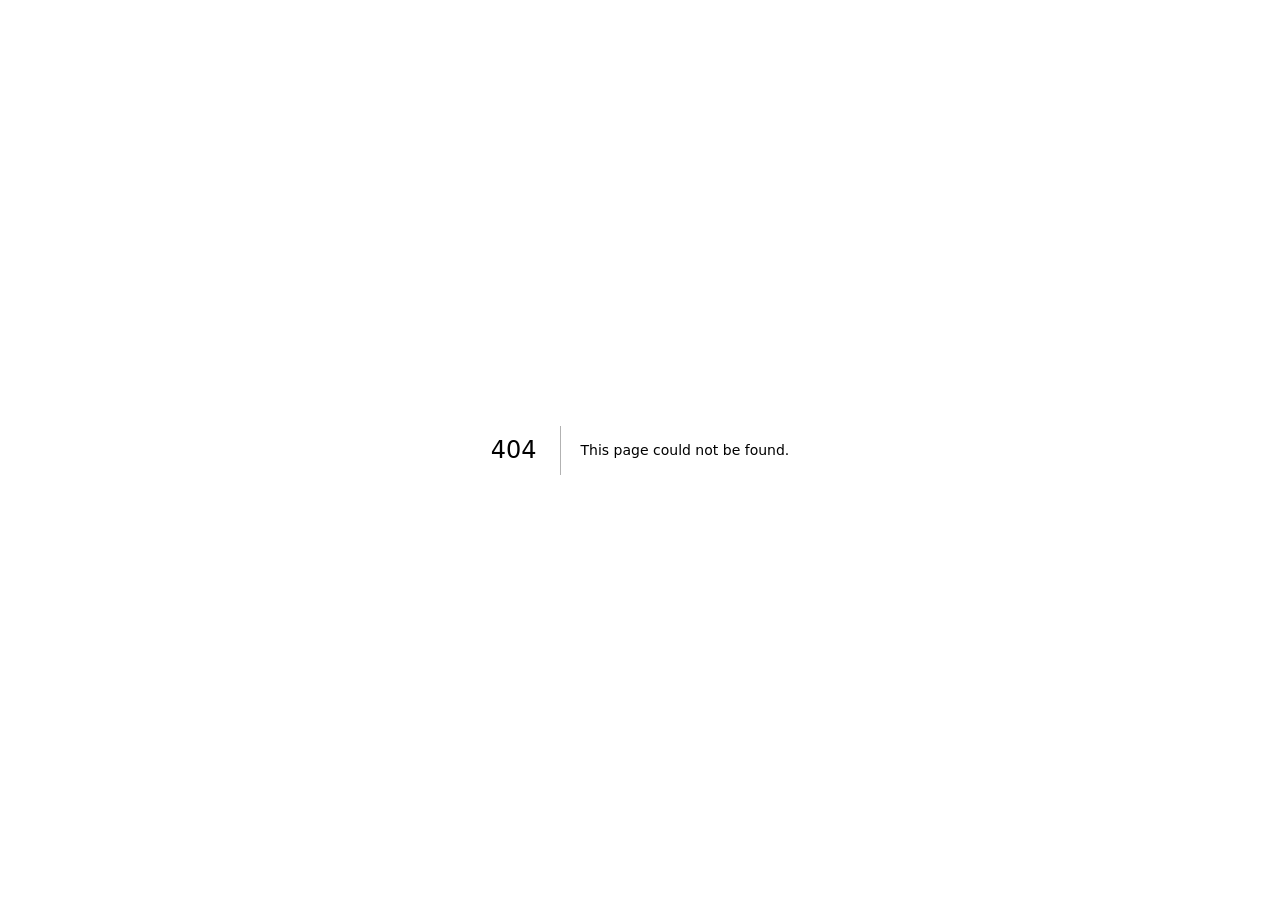
<file: 404/index.html>
<!DOCTYPE html><html lang="en" class="inter_c15e96cb-module__0bjUvq__variable"><head><meta charSet="utf-8"/><meta name="viewport" content="width=device-width, initial-scale=1"/><link rel="stylesheet" href="/_next/static/chunks/0yeudqsk4m4ib.css" data-precedence="next"/><link rel="preload" as="script" fetchPriority="low" href="/_next/static/chunks/0fpki3y6aj230.js"/><script src="/_next/static/chunks/0ie~z4v0mtx0d.js" async=""></script><script src="/_next/static/chunks/0n~dq4kpx9xxx.js" async=""></script><script src="/_next/static/chunks/turbopack-08ur5-6b~3fn..js" async=""></script><script src="/_next/static/chunks/0dbhjjzl8qfwv.js" async=""></script><meta name="robots" content="noindex"/><meta name="next-size-adjust" content=""/><title>404: This page could not be found.</title><title>Jad Farhat — AI Engineer</title><meta name="description" content="Portfolio of Jad Farhat, an AI Engineer specializing in machine learning, computer vision, and full-stack AI applications."/><meta name="author" content="Jad Farhat"/><meta name="keywords" content="AI Engineer,Machine Learning,Computer Vision,Python,React,LLM,RAG"/><meta property="og:title" content="Jad Farhat — AI Engineer"/><meta property="og:description" content="Building intelligent systems at the intersection of ML, computer vision, and real-world applications."/><meta property="og:type" content="website"/><meta name="twitter:card" content="summary"/><meta name="twitter:title" content="Jad Farhat — AI Engineer"/><meta name="twitter:description" content="Building intelligent systems at the intersection of ML, computer vision, and real-world applications."/><link rel="icon" href="/favicon.ico?favicon.0x3dzn~oxb6tn.ico" sizes="256x256" type="image/x-icon"/><script src="/_next/static/chunks/03~yq9q893hmn.js" noModule=""></script></head><body style="font-family:var(--font-inter), system-ui, sans-serif"><div hidden=""><!--$--><!--/$--></div><div style="font-family:system-ui,&quot;Segoe UI&quot;,Roboto,Helvetica,Arial,sans-serif,&quot;Apple Color Emoji&quot;,&quot;Segoe UI Emoji&quot;;height:100vh;text-align:center;display:flex;flex-direction:column;align-items:center;justify-content:center"><div><style>body{color:#000;background:#fff;margin:0}.next-error-h1{border-right:1px solid rgba(0,0,0,.3)}@media (prefers-color-scheme:dark){body{color:#fff;background:#000}.next-error-h1{border-right:1px solid rgba(255,255,255,.3)}}</style><h1 class="next-error-h1" style="display:inline-block;margin:0 20px 0 0;padding:0 23px 0 0;font-size:24px;font-weight:500;vertical-align:top;line-height:49px">404</h1><div style="display:inline-block"><h2 style="font-size:14px;font-weight:400;line-height:49px;margin:0">This page could not be found.</h2></div></div></div><!--$--><!--/$--><script src="/_next/static/chunks/0fpki3y6aj230.js" id="_R_" async=""></script><script>(self.__next_f=self.__next_f||[]).push([0])</script><script>self.__next_f.push([1,"1:\"$Sreact.fragment\"\n2:I[39756,[\"/_next/static/chunks/0dbhjjzl8qfwv.js\"],\"default\"]\n3:I[37457,[\"/_next/static/chunks/0dbhjjzl8qfwv.js\"],\"default\"]\n4:I[97367,[\"/_next/static/chunks/0dbhjjzl8qfwv.js\"],\"OutletBoundary\"]\n5:\"$Sreact.suspense\"\n8:I[97367,[\"/_next/static/chunks/0dbhjjzl8qfwv.js\"],\"ViewportBoundary\"]\na:I[97367,[\"/_next/static/chunks/0dbhjjzl8qfwv.js\"],\"MetadataBoundary\"]\nc:I[68027,[\"/_next/static/chunks/0dbhjjzl8qfwv.js\"],\"default\",1]\n:HL[\"/_next/static/chunks/0yeudqsk4m4ib.css\",\"style\"]\n"])</script><script>self.__next_f.push([1,"0:{\"P\":null,\"c\":[\"\",\"_not-found\",\"\"],\"q\":\"\",\"i\":false,\"f\":[[[\"\",{\"children\":[\"/_not-found\",{\"children\":[\"__PAGE__\",{}]}]},\"$undefined\",\"$undefined\",16],[[\"$\",\"$1\",\"c\",{\"children\":[[[\"$\",\"link\",\"0\",{\"rel\":\"stylesheet\",\"href\":\"/_next/static/chunks/0yeudqsk4m4ib.css\",\"precedence\":\"next\",\"crossOrigin\":\"$undefined\",\"nonce\":\"$undefined\"}],[\"$\",\"script\",\"script-0\",{\"src\":\"/_next/static/chunks/0dbhjjzl8qfwv.js\",\"async\":true,\"nonce\":\"$undefined\"}]],[\"$\",\"html\",null,{\"lang\":\"en\",\"className\":\"inter_c15e96cb-module__0bjUvq__variable\",\"children\":[\"$\",\"body\",null,{\"style\":{\"fontFamily\":\"var(--font-inter), system-ui, sans-serif\"},\"children\":[\"$\",\"$L2\",null,{\"parallelRouterKey\":\"children\",\"error\":\"$undefined\",\"errorStyles\":\"$undefined\",\"errorScripts\":\"$undefined\",\"template\":[\"$\",\"$L3\",null,{}],\"templateStyles\":\"$undefined\",\"templateScripts\":\"$undefined\",\"notFound\":[[[\"$\",\"title\",null,{\"children\":\"404: This page could not be found.\"}],[\"$\",\"div\",null,{\"style\":{\"fontFamily\":\"system-ui,\\\"Segoe UI\\\",Roboto,Helvetica,Arial,sans-serif,\\\"Apple Color Emoji\\\",\\\"Segoe UI Emoji\\\"\",\"height\":\"100vh\",\"textAlign\":\"center\",\"display\":\"flex\",\"flexDirection\":\"column\",\"alignItems\":\"center\",\"justifyContent\":\"center\"},\"children\":[\"$\",\"div\",null,{\"children\":[[\"$\",\"style\",null,{\"dangerouslySetInnerHTML\":{\"__html\":\"body{color:#000;background:#fff;margin:0}.next-error-h1{border-right:1px solid rgba(0,0,0,.3)}@media (prefers-color-scheme:dark){body{color:#fff;background:#000}.next-error-h1{border-right:1px solid rgba(255,255,255,.3)}}\"}}],[\"$\",\"h1\",null,{\"className\":\"next-error-h1\",\"style\":{\"display\":\"inline-block\",\"margin\":\"0 20px 0 0\",\"padding\":\"0 23px 0 0\",\"fontSize\":24,\"fontWeight\":500,\"verticalAlign\":\"top\",\"lineHeight\":\"49px\"},\"children\":404}],[\"$\",\"div\",null,{\"style\":{\"display\":\"inline-block\"},\"children\":[\"$\",\"h2\",null,{\"style\":{\"fontSize\":14,\"fontWeight\":400,\"lineHeight\":\"49px\",\"margin\":0},\"children\":\"This page could not be found.\"}]}]]}]}]],[]],\"forbidden\":\"$undefined\",\"unauthorized\":\"$undefined\"}]}]}]]}],{\"children\":[[\"$\",\"$1\",\"c\",{\"children\":[null,[\"$\",\"$L2\",null,{\"parallelRouterKey\":\"children\",\"error\":\"$undefined\",\"errorStyles\":\"$undefined\",\"errorScripts\":\"$undefined\",\"template\":[\"$\",\"$L3\",null,{}],\"templateStyles\":\"$undefined\",\"templateScripts\":\"$undefined\",\"notFound\":\"$undefined\",\"forbidden\":\"$undefined\",\"unauthorized\":\"$undefined\"}]]}],{\"children\":[[\"$\",\"$1\",\"c\",{\"children\":[[[\"$\",\"title\",null,{\"children\":\"404: This page could not be found.\"}],[\"$\",\"div\",null,{\"style\":\"$0:f:0:1:0:props:children:1:props:children:props:children:props:notFound:0:1:props:style\",\"children\":[\"$\",\"div\",null,{\"children\":[[\"$\",\"style\",null,{\"dangerouslySetInnerHTML\":{\"__html\":\"body{color:#000;background:#fff;margin:0}.next-error-h1{border-right:1px solid rgba(0,0,0,.3)}@media (prefers-color-scheme:dark){body{color:#fff;background:#000}.next-error-h1{border-right:1px solid rgba(255,255,255,.3)}}\"}}],[\"$\",\"h1\",null,{\"className\":\"next-error-h1\",\"style\":\"$0:f:0:1:0:props:children:1:props:children:props:children:props:notFound:0:1:props:children:props:children:1:props:style\",\"children\":404}],[\"$\",\"div\",null,{\"style\":\"$0:f:0:1:0:props:children:1:props:children:props:children:props:notFound:0:1:props:children:props:children:2:props:style\",\"children\":[\"$\",\"h2\",null,{\"style\":\"$0:f:0:1:0:props:children:1:props:children:props:children:props:notFound:0:1:props:children:props:children:2:props:children:props:style\",\"children\":\"This page could not be found.\"}]}]]}]}]],null,[\"$\",\"$L4\",null,{\"children\":[\"$\",\"$5\",null,{\"name\":\"Next.MetadataOutlet\",\"children\":\"$@6\"}]}]]}],{},null,false,null]},null,false,\"$@7\"]},null,false,null],[\"$\",\"$1\",\"h\",{\"children\":[[\"$\",\"meta\",null,{\"name\":\"robots\",\"content\":\"noindex\"}],[\"$\",\"$L8\",null,{\"children\":\"$L9\"}],[\"$\",\"div\",null,{\"hidden\":true,\"children\":[\"$\",\"$La\",null,{\"children\":[\"$\",\"$5\",null,{\"name\":\"Next.Metadata\",\"children\":\"$Lb\"}]}]}],[\"$\",\"meta\",null,{\"name\":\"next-size-adjust\",\"content\":\"\"}]]}],false]],\"m\":\"$undefined\",\"G\":[\"$c\",[[\"$\",\"link\",\"0\",{\"rel\":\"stylesheet\",\"href\":\"/_next/static/chunks/0yeudqsk4m4ib.css\",\"precedence\":\"next\",\"crossOrigin\":\"$undefined\",\"nonce\":\"$undefined\"}]]],\"S\":true,\"h\":null,\"s\":\"$undefined\",\"l\":\"$undefined\",\"p\":\"$undefined\",\"d\":\"$undefined\",\"b\":\"tu3ZtLDGoYUQGh5jvXY35\"}\n"])</script><script>self.__next_f.push([1,"d:[]\n7:\"$Wd\"\n"])</script><script>self.__next_f.push([1,"9:[[\"$\",\"meta\",\"0\",{\"charSet\":\"utf-8\"}],[\"$\",\"meta\",\"1\",{\"name\":\"viewport\",\"content\":\"width=device-width, initial-scale=1\"}]]\n"])</script><script>self.__next_f.push([1,"e:I[27201,[\"/_next/static/chunks/0dbhjjzl8qfwv.js\"],\"IconMark\"]\n6:null\nb:[[\"$\",\"title\",\"0\",{\"children\":\"Jad Farhat — AI Engineer\"}],[\"$\",\"meta\",\"1\",{\"name\":\"description\",\"content\":\"Portfolio of Jad Farhat, an AI Engineer specializing in machine learning, computer vision, and full-stack AI applications.\"}],[\"$\",\"meta\",\"2\",{\"name\":\"author\",\"content\":\"Jad Farhat\"}],[\"$\",\"meta\",\"3\",{\"name\":\"keywords\",\"content\":\"AI Engineer,Machine Learning,Computer Vision,Python,React,LLM,RAG\"}],[\"$\",\"meta\",\"4\",{\"property\":\"og:title\",\"content\":\"Jad Farhat — AI Engineer\"}],[\"$\",\"meta\",\"5\",{\"property\":\"og:description\",\"content\":\"Building intelligent systems at the intersection of ML, computer vision, and real-world applications.\"}],[\"$\",\"meta\",\"6\",{\"property\":\"og:type\",\"content\":\"website\"}],[\"$\",\"meta\",\"7\",{\"name\":\"twitter:card\",\"content\":\"summary\"}],[\"$\",\"meta\",\"8\",{\"name\":\"twitter:title\",\"content\":\"Jad Farhat — AI Engineer\"}],[\"$\",\"meta\",\"9\",{\"name\":\"twitter:description\",\"content\":\"Building intelligent systems at the intersection of ML, computer vision, and real-world applications.\"}],[\"$\",\"link\",\"10\",{\"rel\":\"icon\",\"href\":\"/favicon.ico?favicon.0x3dzn~oxb6tn.ico\",\"sizes\":\"256x256\",\"type\":\"image/x-icon\"}],[\"$\",\"$Le\",\"11\",{}]]\n"])</script></body></html>
</file>
<file: _next/static/chunks/0yeudqsk4m4ib.css>
@import url("./0yeudqsk4m4ib.original.css");

/* Preserve the original visual design while presenting verified, recruiter-ready content. */

/* Remove unverifiable numeric skill ratings. */
#skills .space-y-4 .group > .flex.justify-between.items-center > span:last-child {
  display: none !important;
}

/* Present an accurate role and summary without changing the hero layout. */
#about h1 + div > span {
  font-size: 0 !important;
}
#about h1 + div > span::before {
  content: "Applied AI Developer";
  font-size: clamp(1.5rem, 4vw, 2.25rem);
}
#about h1 + div .cursor-blink {
  display: none !important;
}
#about h1 + div + p {
  font-size: 0 !important;
}
#about h1 + div + p > * {
  display: none !important;
}
#about h1 + div + p::after {
  content: "Software Engineering student building applied AI systems across RAG, computer vision, and full-stack applications.";
  display: inline;
  font-size: 1.05rem;
  line-height: 1.7;
}

/* Replace broad production/research wording with evidence-based positioning. */
#projects .text-center > p,
#skills .text-center > p {
  font-size: 0 !important;
}
#projects .text-center > p::after {
  content: "Applied AI projects spanning retrieval, computer vision, desktop software, and backend APIs.";
  font-size: 1rem;
}
#skills .text-center > p::after {
  content: "Hands-on development across RAG, computer vision, APIs, and full-stack AI applications.";
  font-size: 1rem;
}

/* Shared replacement styles for project descriptions and technology lines. */
#projects .grid > div h3 + p > span {
  opacity: 1 !important;
}
#projects .grid > div h3 + p + div::after {
  display: inline-block;
  font-size: 0.75rem;
  line-height: 1.6;
  color: #cad5e2;
  padding: 0.4rem 0.65rem;
  border-radius: 0.75rem;
  background: rgba(139, 92, 246, 0.1);
  border: 1px solid rgba(139, 92, 246, 0.2);
}

/* Document Assistant - verified local RAG implementation. */
#projects .grid > div:nth-child(1) h3 + p > span {
  font-size: 0 !important;
}
#projects .grid > div:nth-child(1) h3 + p > span::after {
  content: "Local RAG assistant that ingests documents, creates embeddings, retrieves relevant context, and generates source-aware answers.";
  font-size: 0.875rem;
}
#projects .grid > div:nth-child(1) h3 + p + div > span {
  display: none !important;
}
#projects .grid > div:nth-child(1) h3 + p + div::after {
  content: "Python · Ollama · ChromaDB · Sentence Transformers · FastAPI · Gradio";
}

/* MotionTransfer - accurately identify current implementation status. */
#projects .grid > div:nth-child(2) .flex.items-start.justify-between.mb-4 > span:last-child {
  font-size: 0 !important;
}
#projects .grid > div:nth-child(2) .flex.items-start.justify-between.mb-4 > span:last-child::after {
  content: "WORK IN PROGRESS";
  font-size: 0.75rem;
}
#projects .grid > div:nth-child(2) h3 + p > span {
  font-size: 0 !important;
}
#projects .grid > div:nth-child(2) h3 + p > span::after {
  content: "Early-stage motion-transfer project scaffold. The model, training pipeline, evaluation, and inference workflow are still under development.";
  font-size: 0.875rem;
}
#projects .grid > div:nth-child(2) h3 + p + div > span {
  display: none !important;
}
#projects .grid > div:nth-child(2) h3 + p + div::after {
  content: "Python · PyTorch · Project Scaffold · Work in Progress";
}

/* MeetingMind - verified desktop prototype stack. */
#projects .grid > div:nth-child(3) h3 + p > span {
  font-size: 0 !important;
}
#projects .grid > div:nth-child(3) h3 + p > span::after {
  content: "Electron and React meeting-assistant prototype that records microphone audio, transcribes speech, and generates summaries, action items, and follow-up drafts.";
  font-size: 0.875rem;
}
#projects .grid > div:nth-child(3) h3 + p + div > span {
  display: none !important;
}
#projects .grid > div:nth-child(3) h3 + p + div::after {
  content: "Electron · React · Whisper API · Claude API · sql.js · JavaScript";
}

/* Face Swap App - verified video-processing pipeline. */
#projects .grid > div:nth-child(4) h3 + p > span {
  font-size: 0 !important;
}
#projects .grid > div:nth-child(4) h3 + p > span::after {
  content: "Computer-vision API that detects and replaces faces across uploaded video frames, re-encodes the result, and preserves the original audio stream.";
  font-size: 0.875rem;
}
#projects .grid > div:nth-child(4) h3 + p + div > span {
  display: none !important;
}
#projects .grid > div:nth-child(4) h3 + p + div::after {
  content: "Python · FastAPI · InsightFace · OpenCV · ONNX Runtime · FFmpeg";
}
</file>
